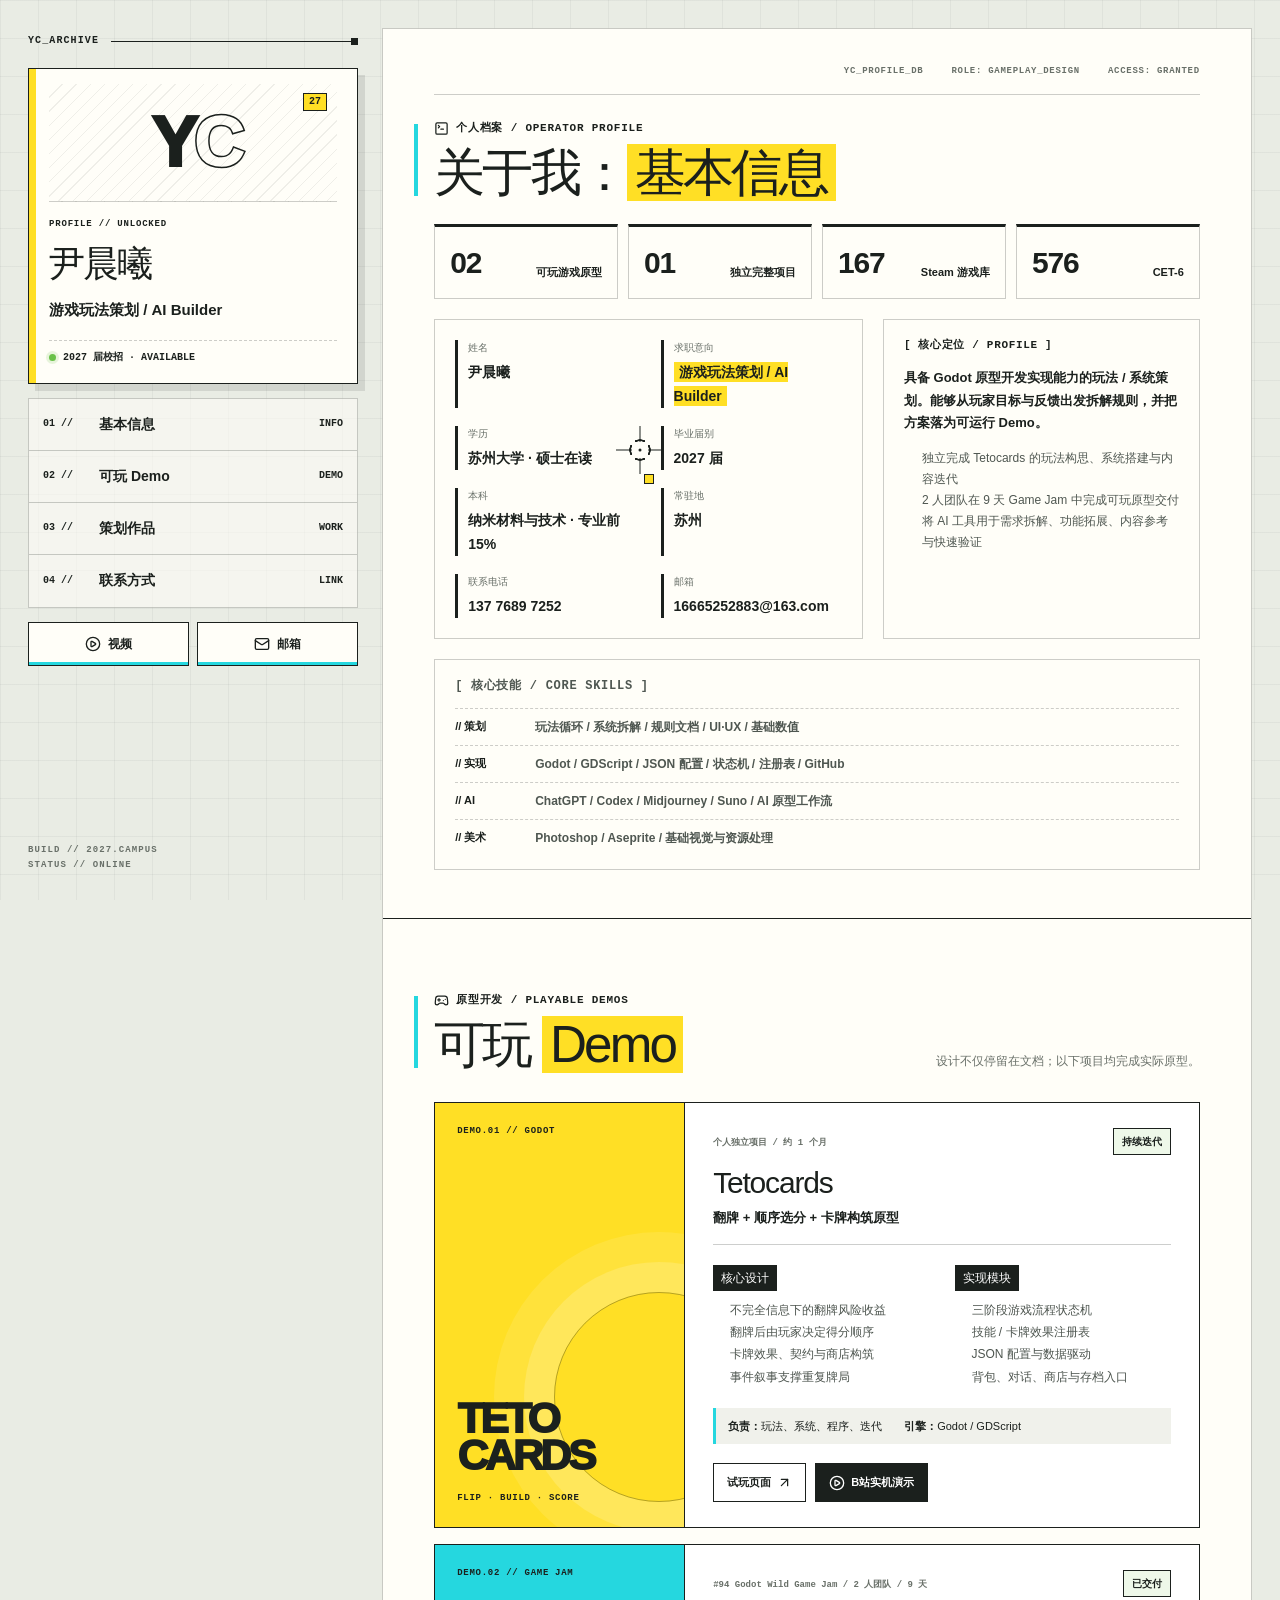
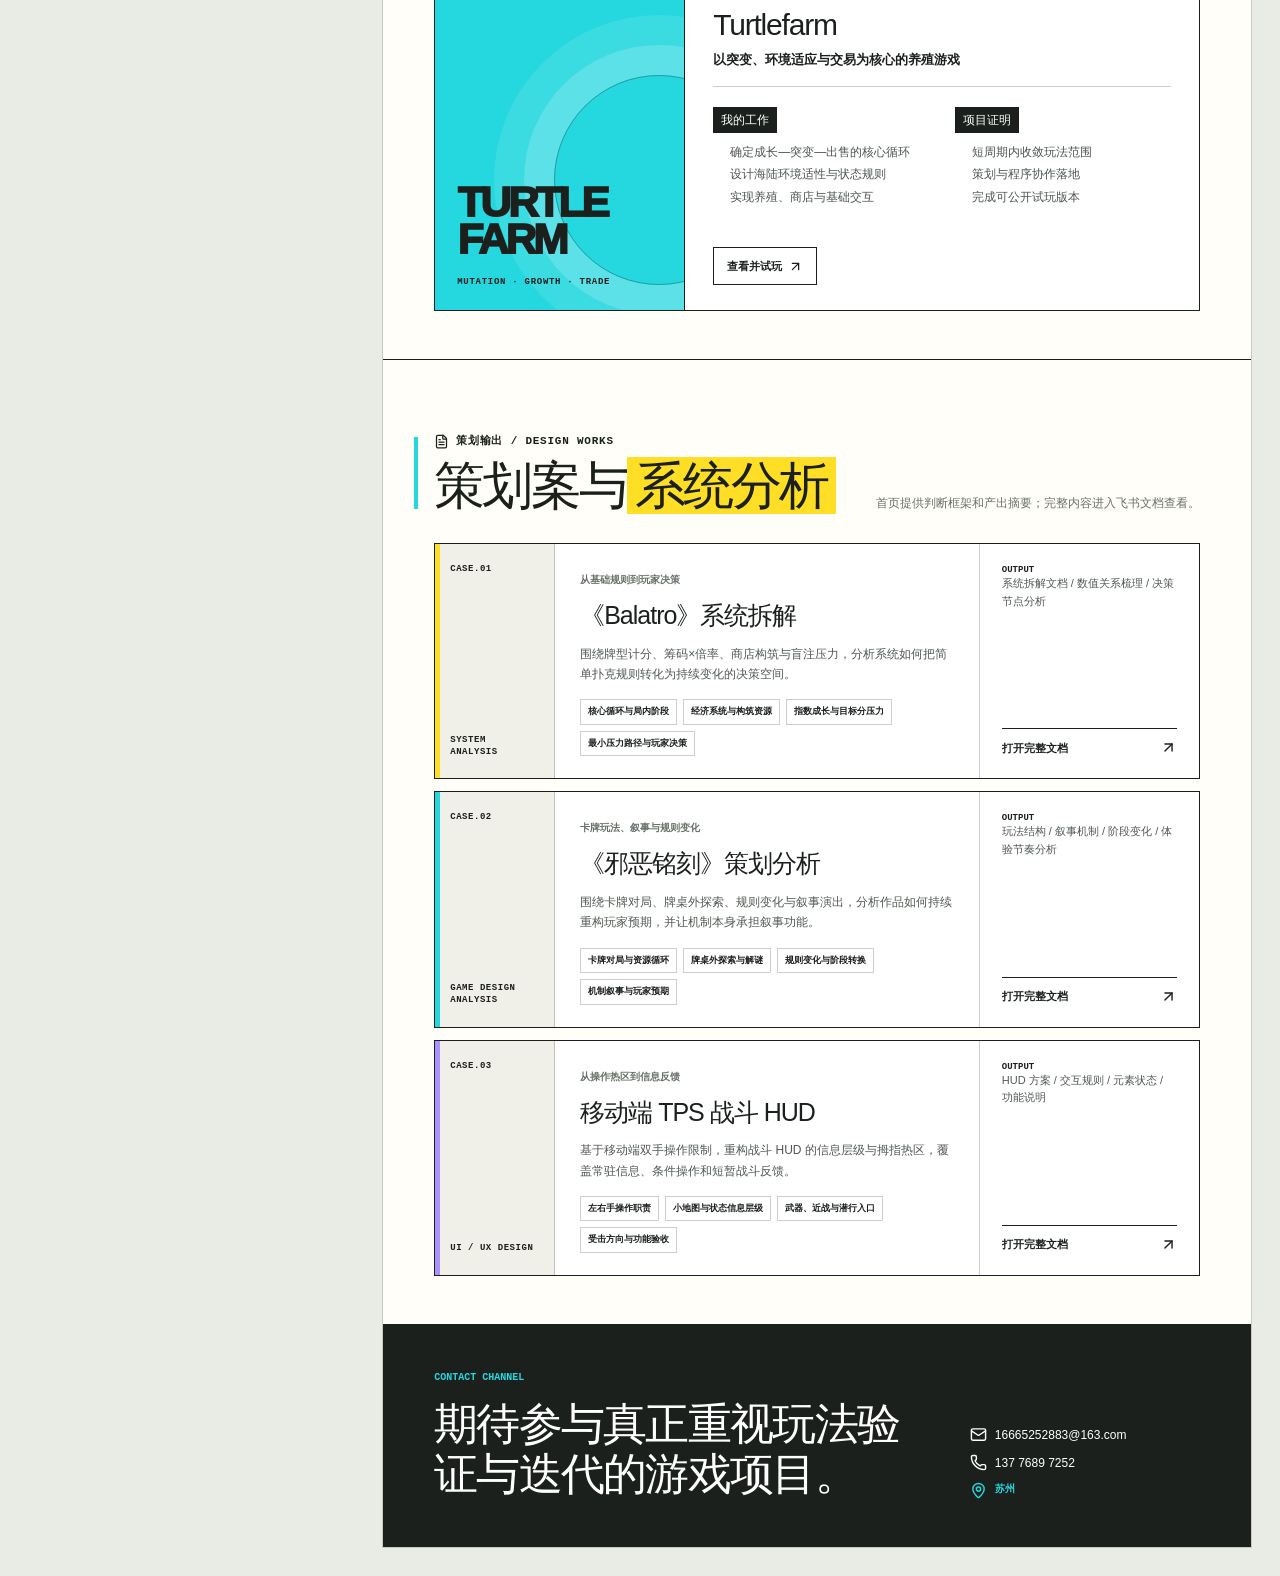
<file: index.html>
<!doctype html>
<html lang="zh-CN">
  <head>
    <meta charset="UTF-8" />
    <meta name="viewport" content="width=device-width, initial-scale=1.0" />
    <meta
      name="description"
      content="尹晨曦的游戏玩法与系统策划作品集：独立游戏原型、系统拆解、设计方案与 AI 辅助开发实践。"
    />
    <link rel="icon" href="./favicon.svg" />
    <title>尹晨曦｜游戏玩法策划作品集</title>
    <script type="module" crossorigin src="./assets/index-BEgR_UUn.js"></script>
    <link rel="stylesheet" crossorigin href="./assets/index-BnJnAg2P.css">
  </head>
  <body>
    <div id="root"></div>
  </body>
</html>
</file>
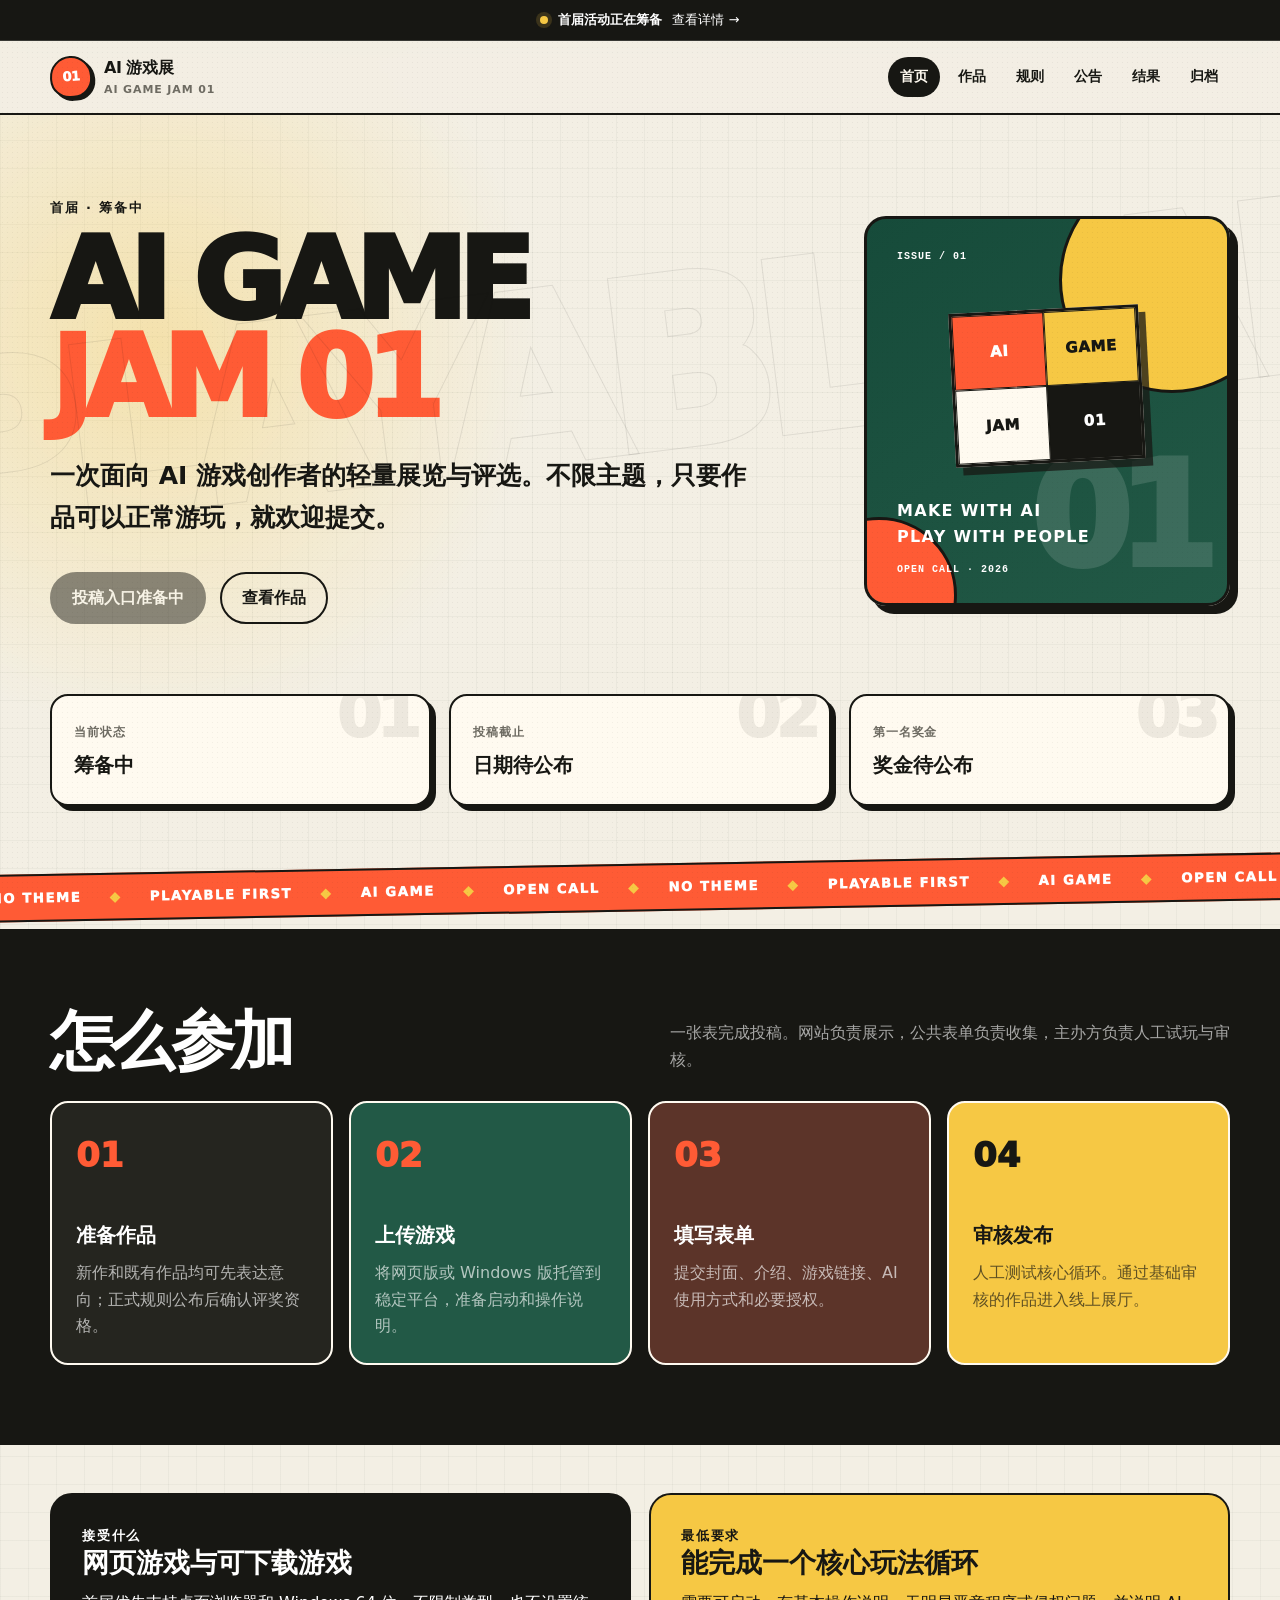
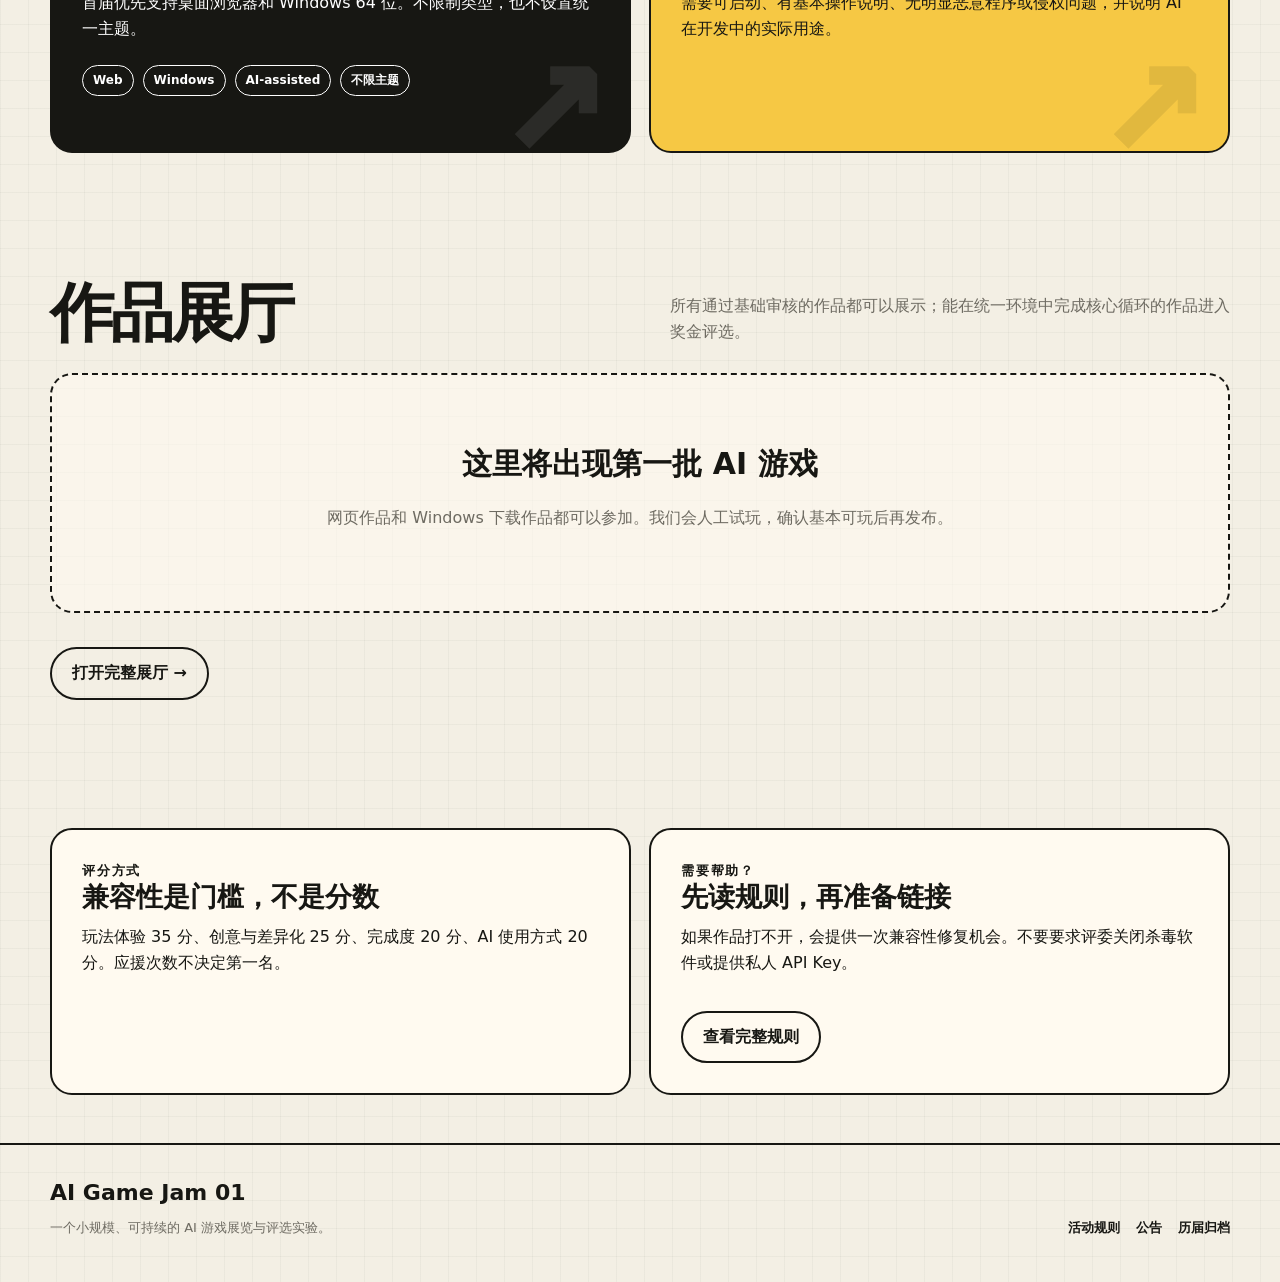
<file: gamejam/index.html>
<!doctype html>
<html lang="zh-CN">
<head>
  <meta charset="utf-8">
  <meta name="viewport" content="width=device-width, initial-scale=1">
  <meta name="description" content="AI Game Jam 01：面向 AI 游戏创作者的轻量展览与评选。">
  <title>AI Game Jam 01</title>
  <link rel="stylesheet" href="assets/styles.css">
  <script defer src="data/site-data.js"></script>
  <script defer src="assets/app.js"></script>
</head>
<body>
  <div data-site-header></div>
  <main>
    <section class="hero">
      <div class="hero-watermark" aria-hidden="true">PLAYABLE AI</div>
      <div class="shell hero-grid">
        <div data-reveal>
          <p class="eyebrow" data-event="eyebrow">首届 · 开放征集中</p>
          <h1>AI GAME<span>JAM 01</span></h1>
          <p class="lede" data-event="description">一次面向 AI 游戏创作者的轻量展览与评选。不限主题，只要作品可以正常游玩，就欢迎提交。</p>
          <div class="actions">
            <a class="button" data-submit href="#">提交作品 ↗</a>
            <a class="button secondary" href="games.html">查看作品</a>
          </div>
        </div>
        <aside class="hero-poster" aria-hidden="true" data-reveal>
          <div class="poster-index">ISSUE / 01</div>
          <div class="poster-symbol"><i>AI</i><b>GAME</b><span>JAM</span><em>01</em></div>
          <div class="poster-number">01</div>
          <div class="poster-caption">MAKE WITH AI<br>PLAY WITH PEOPLE</div>
          <div class="poster-code">OPEN CALL · 2026</div>
        </aside>
      </div>
    </section>

    <div class="shell status-grid" aria-label="活动信息" data-reveal>
      <div class="status-card"><em>01</em><span>当前状态</span><strong data-event="statusLabel">筹备中</strong></div>
      <div class="status-card"><em>02</em><span>投稿截止</span><strong data-event="submissionDeadline">日期待公布</strong></div>
      <div class="status-card"><em>03</em><span>第一名奖金</span><strong data-event="firstPrize">奖金待公布</strong></div>
    </div>

    <div class="marquee" aria-hidden="true"><div class="marquee-track"><span>NO THEME</span><i>◆</i><span>PLAYABLE FIRST</span><i>◆</i><span>AI GAME</span><i>◆</i><span>OPEN CALL</span><i>◆</i><span>NO THEME</span><i>◆</i><span>PLAYABLE FIRST</span><i>◆</i><span>AI GAME</span><i>◆</i><span>OPEN CALL</span></div></div>

    <section class="section process-section">
      <div class="shell">
        <div class="section-head" data-reveal><h2>怎么参加</h2><p>一张表完成投稿。网站负责展示，公共表单负责收集，主办方负责人工试玩与审核。</p></div>
        <div class="steps">
          <article class="step" data-reveal><h3>准备作品</h3><p>新作和既有作品均可先表达意向；正式规则公布后确认评奖资格。</p></article>
          <article class="step" data-reveal><h3>上传游戏</h3><p>将网页版或 Windows 版托管到稳定平台，准备启动和操作说明。</p></article>
          <article class="step" data-reveal><h3>填写表单</h3><p>提交封面、介绍、游戏链接、AI 使用方式和必要授权。</p></article>
          <article class="step" data-reveal><h3>审核发布</h3><p>人工测试核心循环。通过基础审核的作品进入线上展厅。</p></article>
        </div>
      </div>
    </section>

    <section class="section compact">
      <div class="shell split" data-reveal>
        <article class="panel dark signal-panel">
          <p class="eyebrow">接受什么</p>
          <h3>网页游戏与可下载游戏</h3>
          <p>首届优先支持桌面浏览器和 Windows 64 位。不限制类型，也不设置统一主题。</p>
          <div class="tag-list"><span class="tag">Web</span><span class="tag">Windows</span><span class="tag">AI-assisted</span><span class="tag">不限主题</span></div>
        </article>
        <article class="panel accent signal-panel">
          <p class="eyebrow">最低要求</p>
          <h3>能完成一个核心玩法循环</h3>
          <p>需要可启动、有基本操作说明、无明显恶意程序或侵权问题，并说明 AI 在开发中的实际用途。</p>
        </article>
      </div>
    </section>

    <section class="section">
      <div class="shell">
        <div class="section-head" data-reveal><h2>作品展厅</h2><p>所有通过基础审核的作品都可以展示；能在统一环境中完成核心循环的作品进入奖金评选。</p></div>
        <div data-featured></div>
        <div class="actions"><a class="button secondary" href="games.html">打开完整展厅 →</a></div>
      </div>
    </section>

    <section class="section compact">
      <div class="shell split">
        <article class="panel">
          <p class="eyebrow">评分方式</p>
          <h3>兼容性是门槛，不是分数</h3>
          <p>玩法体验 35 分、创意与差异化 25 分、完成度 20 分、AI 使用方式 20 分。应援次数不决定第一名。</p>
        </article>
        <article class="panel">
          <p class="eyebrow">需要帮助？</p>
          <h3>先读规则，再准备链接</h3>
          <p>如果作品打不开，会提供一次兼容性修复机会。不要要求评委关闭杀毒软件或提供私人 API Key。</p>
          <div class="actions"><a class="button secondary" href="rules.html">查看完整规则</a></div>
        </article>
      </div>
    </section>
  </main>
  <div data-site-footer></div>
</body>
</html>
</file>
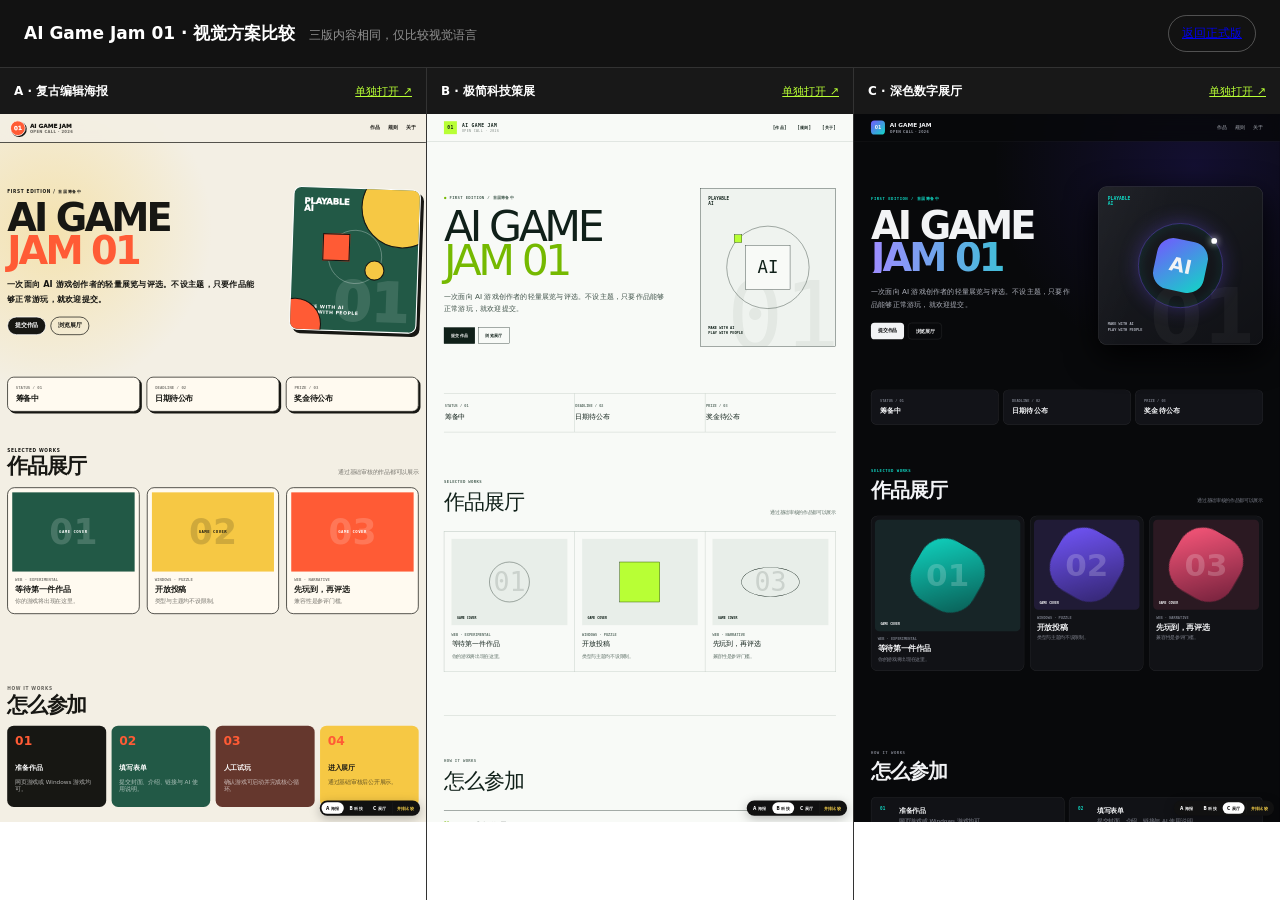
<file: gamejam/compare/index.html>
<!doctype html>
<html lang="zh-CN">
<head>
  <meta charset="utf-8">
  <meta name="viewport" content="width=device-width, initial-scale=1">
  <meta name="robots" content="noindex">
  <title>视觉方案比较｜AI Game Jam 01</title>
  <style>
    *{box-sizing:border-box}body{margin:0;background:#121212;color:#fff;font-family:Inter,"PingFang SC",system-ui,sans-serif}.top{height:68px;padding:0 24px;display:flex;align-items:center;justify-content:space-between;border-bottom:1px solid #ffffff22}.top div{display:flex;align-items:baseline;gap:14px}.top h1{font-size:17px;margin:0}.top span{font-size:12px;color:#929292}.top a{padding:9px 13px;border:1px solid #ffffff44;border-radius:999px;font-size:12px}.grid{display:grid;grid-template-columns:repeat(3,1fr);gap:1px;background:#ffffff24}.option{min-width:0;background:#181818}.option header{height:46px;padding:0 14px;display:flex;align-items:center;justify-content:space-between}.option strong{font-size:12px}.option a{font-size:11px;color:#b8ff35}.frame{height:calc(100vh - 114px);overflow:hidden;background:#fff}.frame iframe{width:277.78%;height:250%;border:0;transform:scale(.36);transform-origin:0 0}.note{display:none}@media(max-width:900px){.top span{display:none}.grid{display:block}.option{margin-bottom:1px}.frame{height:520px}.frame iframe{width:192.31%;height:192.31%;transform:scale(.52)}.note{display:block;padding:12px 18px;background:#b8ff35;color:#111;font-size:12px}}
  </style>
</head>
<body>
  <header class="top"><div><h1>AI Game Jam 01 · 视觉方案比较</h1><span>三版内容相同，仅比较视觉语言</span></div><a href="../">返回正式版</a></header>
  <p class="note">窄屏设备将纵向排列；建议在电脑上比较。</p>
  <main class="grid">
    <section class="option"><header><strong>A · 复古编辑海报</strong><a href="../preview/?theme=a" target="_blank">单独打开 ↗</a></header><div class="frame"><iframe src="../preview/?theme=a" title="A 复古编辑海报"></iframe></div></section>
    <section class="option"><header><strong>B · 极简科技策展</strong><a href="../preview/?theme=b" target="_blank">单独打开 ↗</a></header><div class="frame"><iframe src="../preview/?theme=b" title="B 极简科技策展"></iframe></div></section>
    <section class="option"><header><strong>C · 深色数字展厅</strong><a href="../preview/?theme=c" target="_blank">单独打开 ↗</a></header><div class="frame"><iframe src="../preview/?theme=c" title="C 深色数字展厅"></iframe></div></section>
  </main>
</body>
</html>
</file>
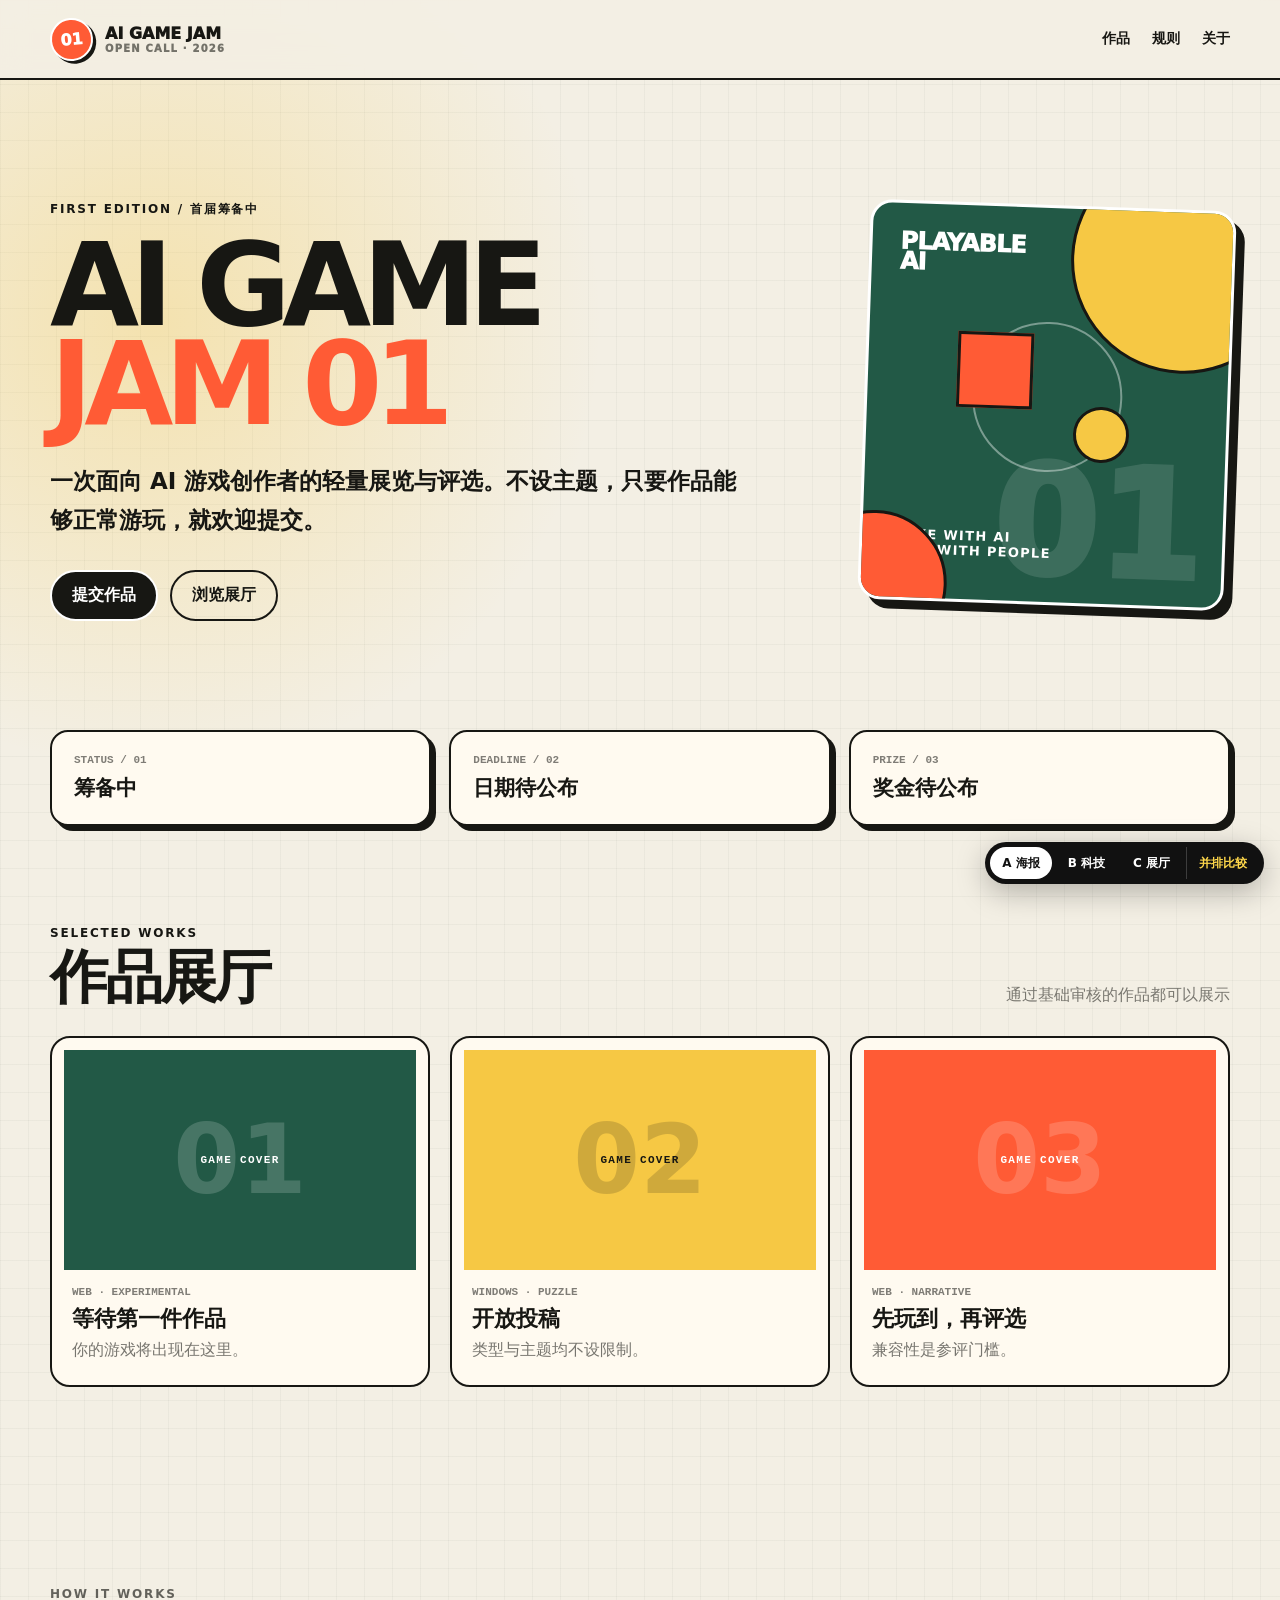
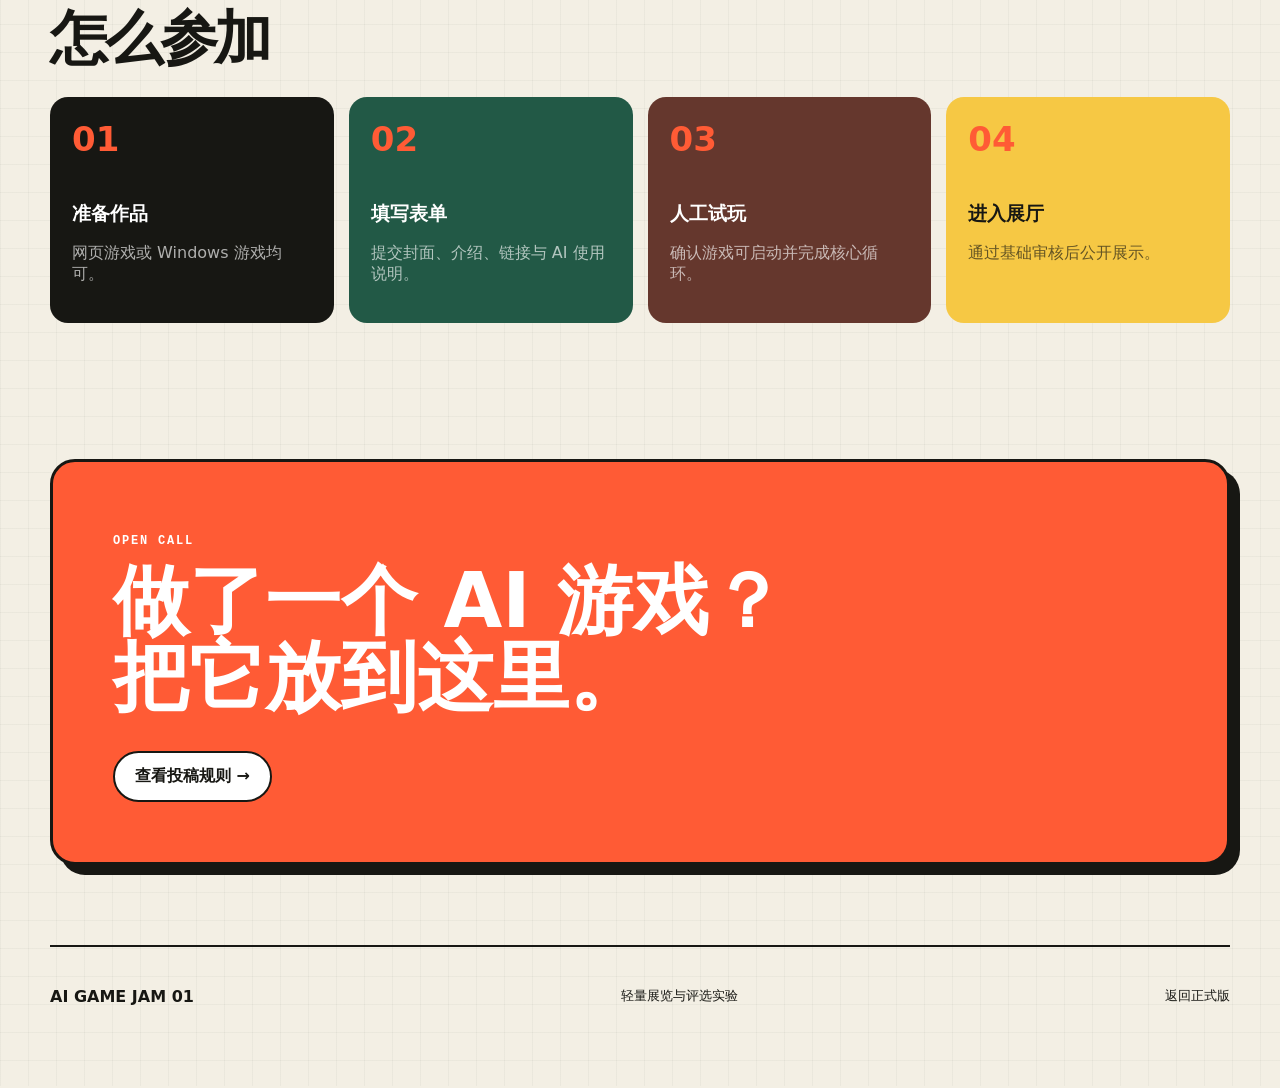
<file: gamejam/preview/index.html>
<!doctype html>
<html lang="zh-CN">
<head>
  <meta charset="utf-8">
  <meta name="viewport" content="width=device-width, initial-scale=1">
  <meta name="robots" content="noindex">
  <title>视觉方案预览｜AI Game Jam 01</title>
  <script>document.documentElement.dataset.theme=new URLSearchParams(location.search).get('theme')||'a';</script>
  <link rel="stylesheet" href="preview.css?v=2">
</head>
<body>
  <div class="preview-switcher" aria-label="视觉方案切换">
    <a href="?theme=a" data-theme-link="a">A 海报</a>
    <a href="?theme=b" data-theme-link="b">B 科技</a>
    <a href="?theme=c" data-theme-link="c">C 展厅</a>
    <a class="compare-link" href="../compare/" target="_top">并排比较</a>
  </div>

  <header class="site-header">
    <a class="brand" href="../"><span class="brand-mark">01</span><span>AI GAME JAM<small>OPEN CALL · 2026</small></span></a>
    <nav><a href="#works">作品</a><a href="#rules">规则</a><a href="#about">关于</a></nav>
  </header>

  <main>
    <section class="hero">
      <div class="hero-copy">
        <p class="kicker">FIRST EDITION / 首届筹备中</p>
        <h1><span>AI GAME</span><strong>JAM 01</strong></h1>
        <p class="intro">一次面向 AI 游戏创作者的轻量展览与评选。不设主题，只要作品能够正常游玩，就欢迎提交。</p>
        <div class="actions"><a class="primary" href="#submit">提交作品</a><a class="secondary" href="#works">浏览展厅</a></div>
      </div>
      <div class="hero-art" aria-hidden="true">
        <div class="art-label">PLAYABLE<br>AI</div>
        <div class="art-number">01</div>
        <div class="art-orbit"></div>
        <p>MAKE WITH AI<br>PLAY WITH PEOPLE</p>
      </div>
    </section>

    <section class="status" aria-label="活动信息">
      <article><small>STATUS / 01</small><strong>筹备中</strong></article>
      <article><small>DEADLINE / 02</small><strong>日期待公布</strong></article>
      <article><small>PRIZE / 03</small><strong>奖金待公布</strong></article>
    </section>

    <section class="works" id="works">
      <header class="section-head"><div><p>SELECTED WORKS</p><h2>作品展厅</h2></div><span>通过基础审核的作品都可以展示</span></header>
      <div class="work-grid">
        <article class="work-card"><div class="cover cover-one"><b>01</b><span>GAME COVER</span></div><small>WEB · EXPERIMENTAL</small><h3>等待第一件作品</h3><p>你的游戏将出现在这里。</p></article>
        <article class="work-card"><div class="cover cover-two"><b>02</b><span>GAME COVER</span></div><small>WINDOWS · PUZZLE</small><h3>开放投稿</h3><p>类型与主题均不设限制。</p></article>
        <article class="work-card"><div class="cover cover-three"><b>03</b><span>GAME COVER</span></div><small>WEB · NARRATIVE</small><h3>先玩到，再评选</h3><p>兼容性是参评门槛。</p></article>
      </div>
    </section>

    <section class="rules" id="rules">
      <header class="section-head"><div><p>HOW IT WORKS</p><h2>怎么参加</h2></div></header>
      <ol>
        <li><b>01</b><div><h3>准备作品</h3><p>网页游戏或 Windows 游戏均可。</p></div></li>
        <li><b>02</b><div><h3>填写表单</h3><p>提交封面、介绍、链接与 AI 使用说明。</p></div></li>
        <li><b>03</b><div><h3>人工试玩</h3><p>确认游戏可启动并完成核心循环。</p></div></li>
        <li><b>04</b><div><h3>进入展厅</h3><p>通过基础审核后公开展示。</p></div></li>
      </ol>
    </section>

    <section class="cta" id="submit"><p>OPEN CALL</p><h2>做了一个 AI 游戏？<br>把它放到这里。</h2><a href="../rules.html">查看投稿规则 →</a></section>
  </main>

  <footer id="about"><strong>AI GAME JAM 01</strong><span>轻量展览与评选实验</span><a href="../">返回正式版</a></footer>
  <script>
    const theme = document.documentElement.dataset.theme;
    document.querySelector(`[data-theme-link="${theme}"]`)?.setAttribute('aria-current','page');
  </script>
</body>
</html>
</file>
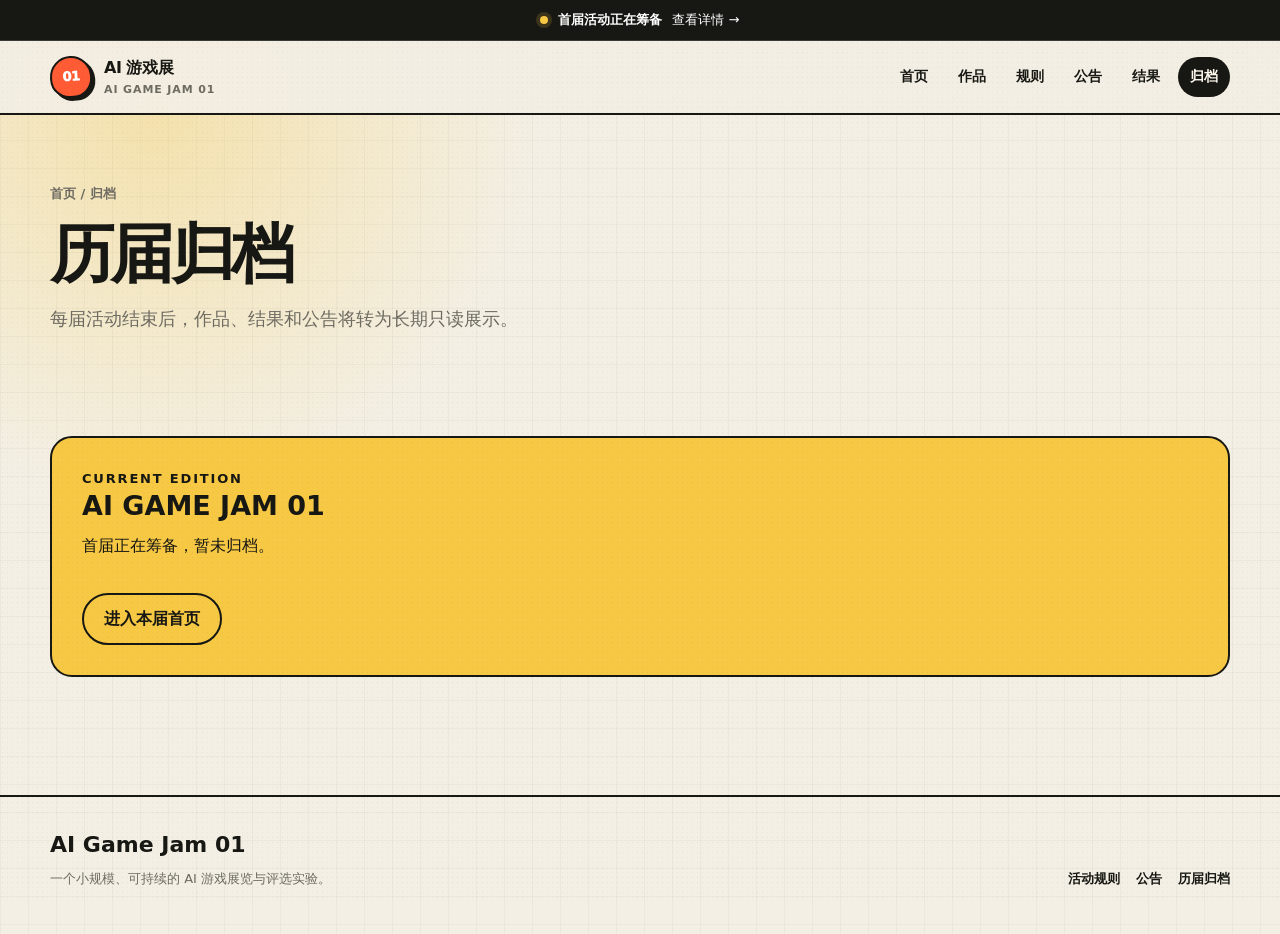
<file: gamejam/archive.html>
<!doctype html>
<html lang="zh-CN">
<head>
  <meta charset="utf-8"><meta name="viewport" content="width=device-width, initial-scale=1">
  <meta name="description" content="AI Game Jam 历届归档。"><title>历届归档｜AI Game Jam 01</title>
  <link rel="stylesheet" href="assets/styles.css"><script defer src="data/site-data.js"></script><script defer src="assets/app.js"></script>
</head>
<body>
  <div data-site-header></div>
  <main>
    <section class="page-hero"><div class="shell"><div class="breadcrumb"><a href="index.html">首页</a> / 归档</div><h1 class="page-title">历届归档</h1><p>每届活动结束后，作品、结果和公告将转为长期只读展示。</p></div></section>
    <section class="section compact"><div class="shell"><article class="panel accent"><p class="eyebrow">CURRENT EDITION</p><h3>AI GAME JAM 01</h3><p>首届正在筹备，暂未归档。</p><div class="actions"><a class="button secondary" href="index.html">进入本届首页</a></div></article></div></section>
  </main>
  <div data-site-footer></div>
</body>
</html>
</file>
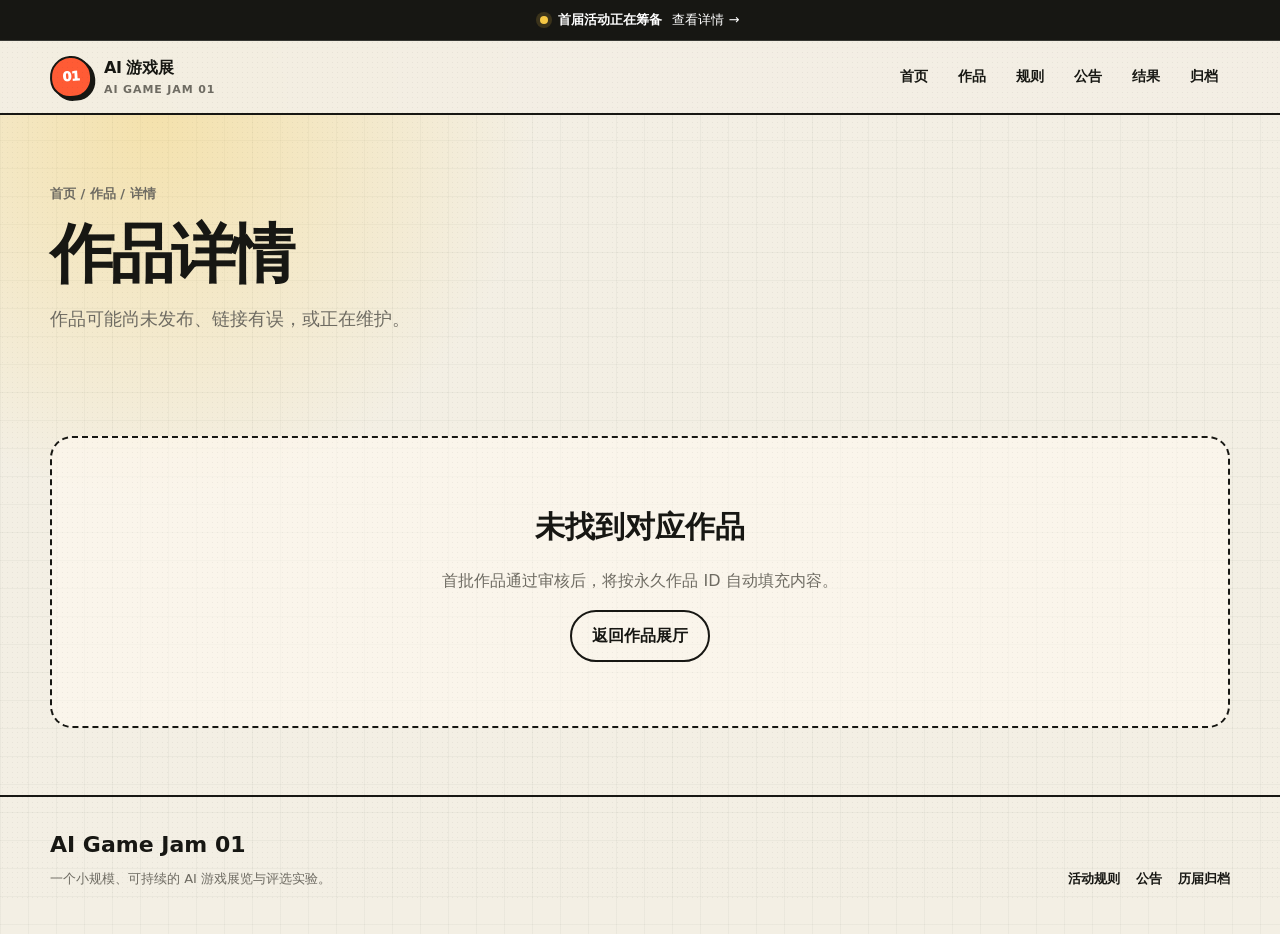
<file: gamejam/game.html>
<!doctype html>
<html lang="zh-CN">
<head>
  <meta charset="utf-8"><meta name="viewport" content="width=device-width, initial-scale=1">
  <meta name="description" content="AI Game Jam 作品详情。"><title>作品详情｜AI Game Jam 01</title>
  <link rel="stylesheet" href="assets/styles.css"><script defer src="data/site-data.js"></script><script defer src="assets/app.js"></script>
</head>
<body>
  <div data-site-header></div>
  <main>
    <div data-game-detail></div>
  </main>
  <div data-site-footer></div>
</body>
</html>
</file>
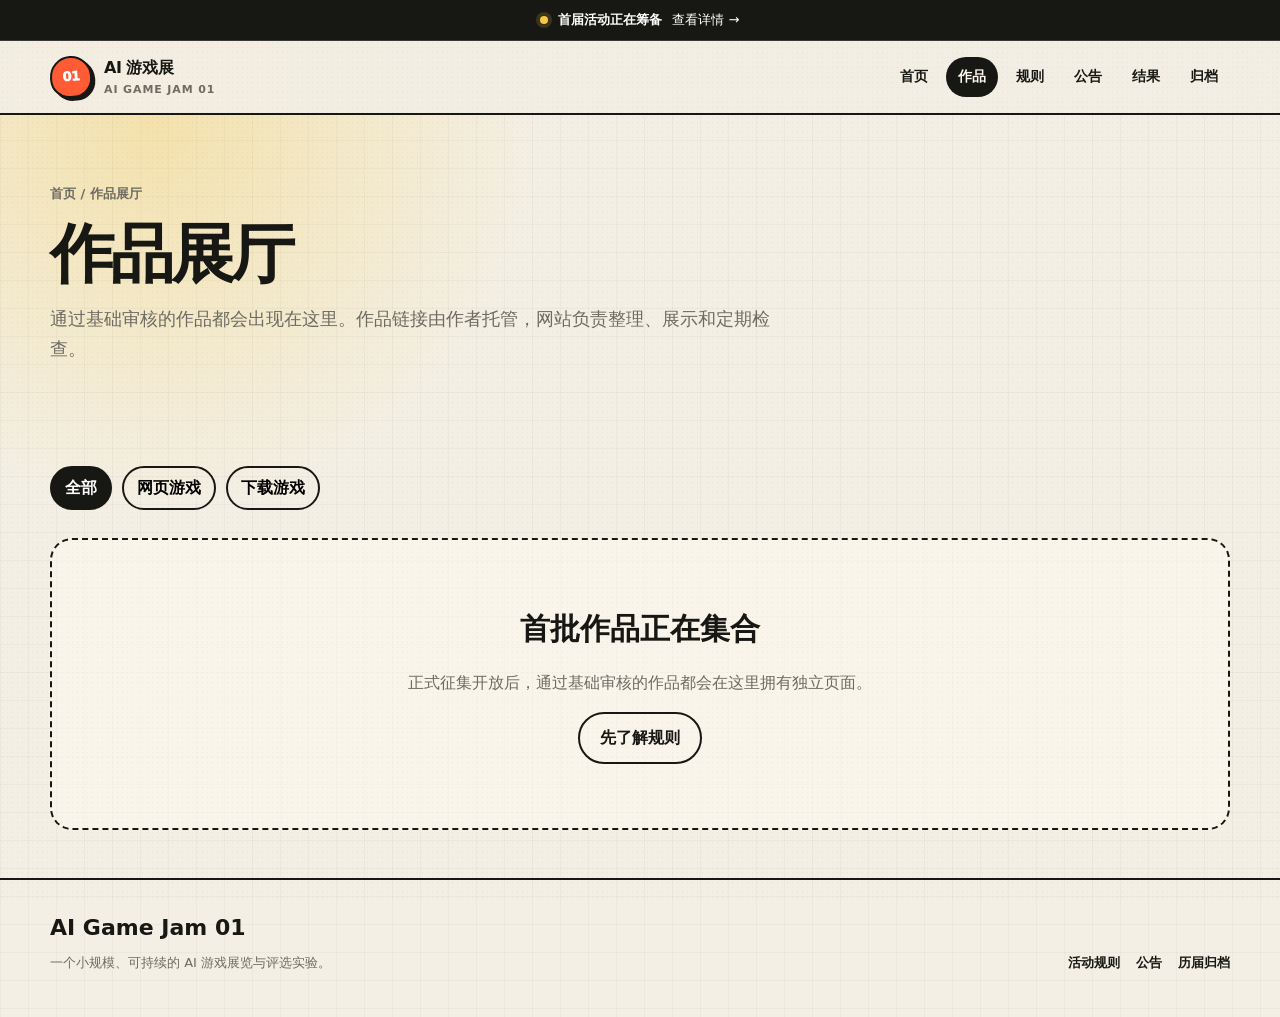
<file: gamejam/games.html>
<!doctype html>
<html lang="zh-CN">
<head>
  <meta charset="utf-8"><meta name="viewport" content="width=device-width, initial-scale=1">
  <meta name="description" content="AI Game Jam 01 首届作品展厅。"><title>作品展厅｜AI Game Jam 01</title>
  <link rel="stylesheet" href="assets/styles.css"><script defer src="data/site-data.js"></script><script defer src="assets/app.js"></script>
</head>
<body>
  <div data-site-header></div>
  <main>
    <section class="page-hero"><div class="shell"><div class="breadcrumb"><a href="index.html">首页</a> / 作品展厅</div><h1 class="page-title">作品展厅</h1><p>通过基础审核的作品都会出现在这里。作品链接由作者托管，网站负责整理、展示和定期检查。</p></div></section>
    <section class="section compact"><div class="shell">
      <div class="filters" aria-label="作品筛选"><button class="filter active" data-filter="all">全部</button><button class="filter" data-filter="Web">网页游戏</button><button class="filter" data-filter="Windows">下载游戏</button></div>
      <div data-game-list></div>
    </div></section>
  </main>
  <div data-site-footer></div>
</body>
</html>
</file>
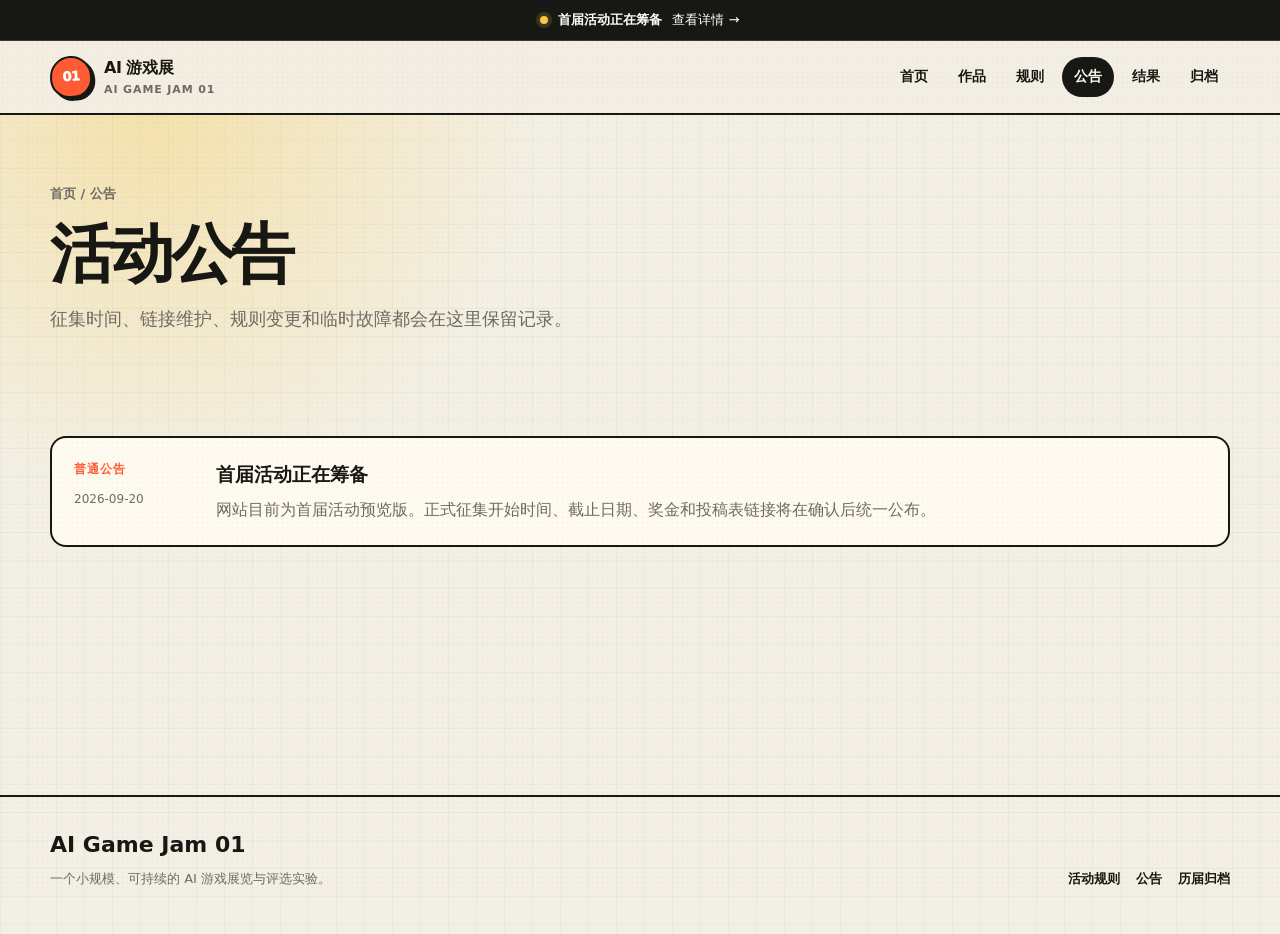
<file: gamejam/notices.html>
<!doctype html>
<html lang="zh-CN">
<head>
  <meta charset="utf-8"><meta name="viewport" content="width=device-width, initial-scale=1">
  <meta name="description" content="AI Game Jam 活动公告。"><title>活动公告｜AI Game Jam 01</title>
  <link rel="stylesheet" href="assets/styles.css"><script defer src="data/site-data.js"></script><script defer src="assets/app.js"></script>
</head>
<body>
  <div data-site-header></div>
  <main>
    <section class="page-hero"><div class="shell"><div class="breadcrumb"><a href="index.html">首页</a> / 公告</div><h1 class="page-title">活动公告</h1><p>征集时间、链接维护、规则变更和临时故障都会在这里保留记录。</p></div></section>
    <section class="section compact"><div class="shell notice-list" data-notice-list></div></section>
  </main>
  <div data-site-footer></div>
</body>
</html>
</file>
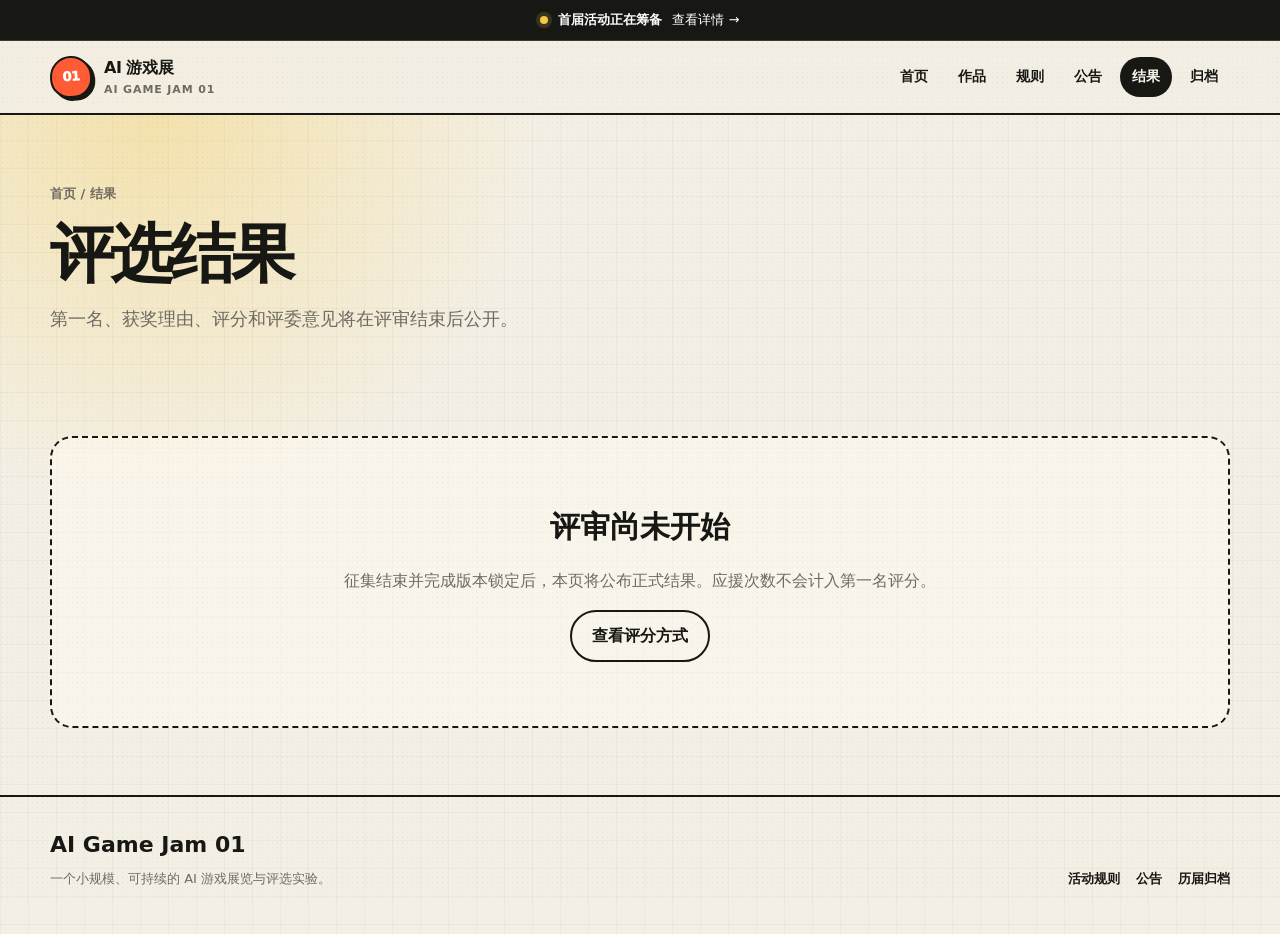
<file: gamejam/results.html>
<!doctype html>
<html lang="zh-CN">
<head>
  <meta charset="utf-8"><meta name="viewport" content="width=device-width, initial-scale=1">
  <meta name="description" content="AI Game Jam 评选结果。"><title>评选结果｜AI Game Jam 01</title>
  <link rel="stylesheet" href="assets/styles.css"><script defer src="data/site-data.js"></script><script defer src="assets/app.js"></script>
</head>
<body>
  <div data-site-header></div>
  <main>
    <section class="page-hero"><div class="shell"><div class="breadcrumb"><a href="index.html">首页</a> / 结果</div><h1 class="page-title">评选结果</h1><p>第一名、获奖理由、评分和评委意见将在评审结束后公开。</p></div></section>
    <section class="section compact"><div class="shell"><div class="empty"><strong>评审尚未开始</strong><p>征集结束并完成版本锁定后，本页将公布正式结果。应援次数不会计入第一名评分。</p><a class="button secondary" href="rules.html#judging">查看评分方式</a></div></div></section>
  </main>
  <div data-site-footer></div>
</body>
</html>
</file>
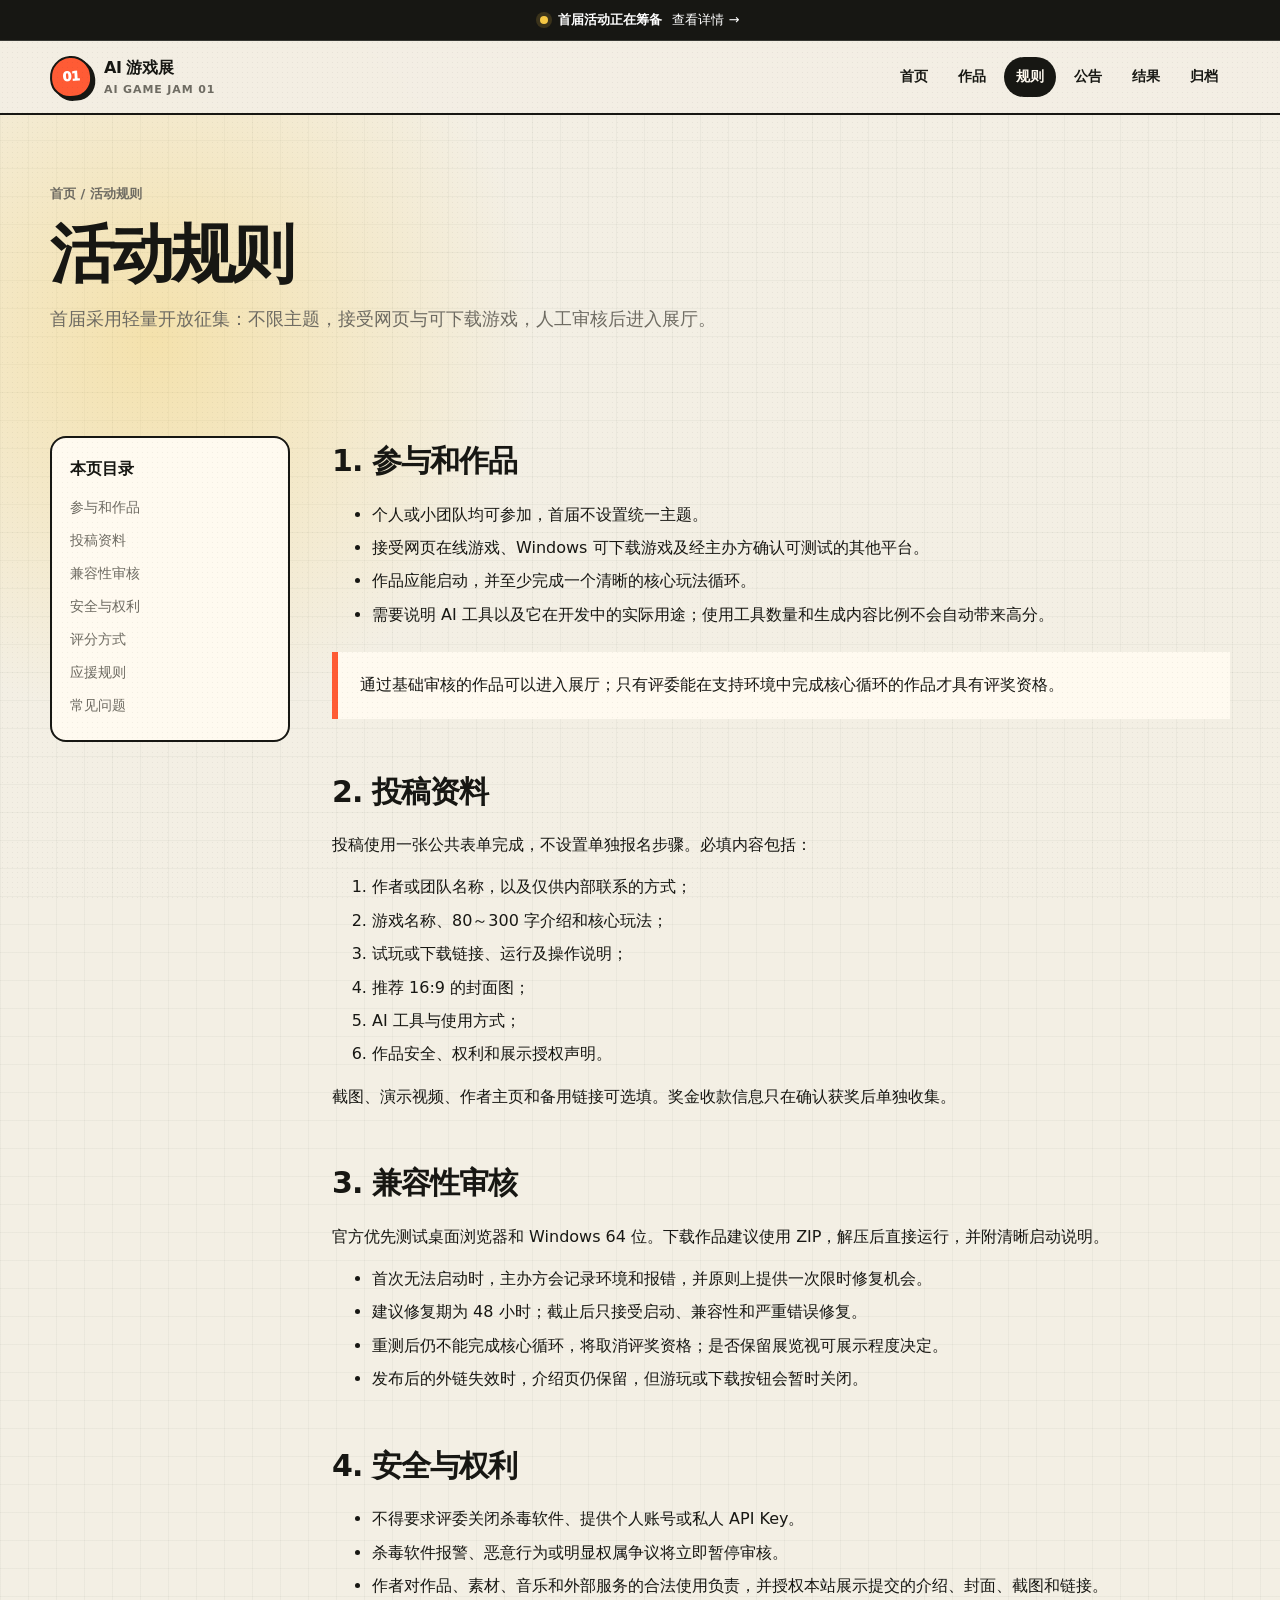
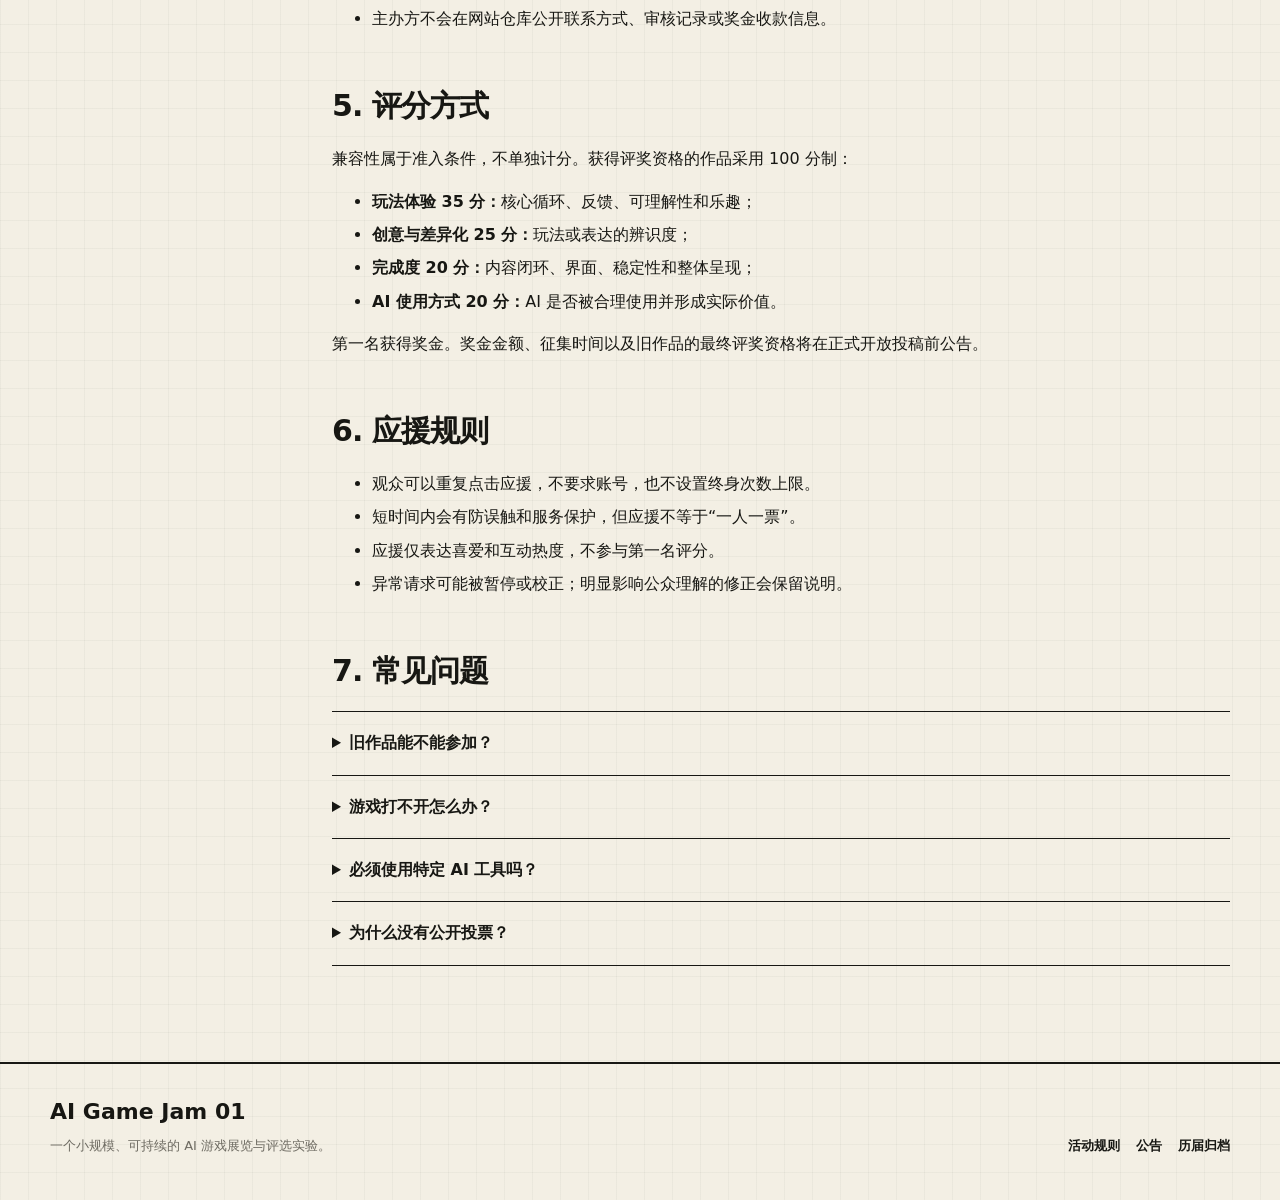
<file: gamejam/rules.html>
<!doctype html>
<html lang="zh-CN">
<head>
  <meta charset="utf-8"><meta name="viewport" content="width=device-width, initial-scale=1">
  <meta name="description" content="AI Game Jam 01 首届投稿、兼容性和评审规则。"><title>活动规则｜AI Game Jam 01</title>
  <link rel="stylesheet" href="assets/styles.css"><script defer src="data/site-data.js"></script><script defer src="assets/app.js"></script>
</head>
<body>
  <div data-site-header></div>
  <main>
    <section class="page-hero"><div class="shell"><div class="breadcrumb"><a href="index.html">首页</a> / 活动规则</div><h1 class="page-title">活动规则</h1><p>首届采用轻量开放征集：不限主题，接受网页与可下载游戏，人工审核后进入展厅。</p></div></section>
    <section class="section compact"><div class="shell content-grid">
      <aside class="toc"><strong>本页目录</strong><a href="#eligibility">参与和作品</a><a href="#submission">投稿资料</a><a href="#compatibility">兼容性审核</a><a href="#security">安全与权利</a><a href="#judging">评分方式</a><a href="#reaction">应援规则</a><a href="#faq">常见问题</a></aside>
      <div class="prose">
        <section id="eligibility"><h2>1. 参与和作品</h2><ul><li>个人或小团队均可参加，首届不设置统一主题。</li><li>接受网页在线游戏、Windows 可下载游戏及经主办方确认可测试的其他平台。</li><li>作品应能启动，并至少完成一个清晰的核心玩法循环。</li><li>需要说明 AI 工具以及它在开发中的实际用途；使用工具数量和生成内容比例不会自动带来高分。</li></ul><div class="callout">通过基础审核的作品可以进入展厅；只有评委能在支持环境中完成核心循环的作品才具有评奖资格。</div></section>
        <section id="submission"><h2>2. 投稿资料</h2><p>投稿使用一张公共表单完成，不设置单独报名步骤。必填内容包括：</p><ol><li>作者或团队名称，以及仅供内部联系的方式；</li><li>游戏名称、80～300 字介绍和核心玩法；</li><li>试玩或下载链接、运行及操作说明；</li><li>推荐 16:9 的封面图；</li><li>AI 工具与使用方式；</li><li>作品安全、权利和展示授权声明。</li></ol><p>截图、演示视频、作者主页和备用链接可选填。奖金收款信息只在确认获奖后单独收集。</p></section>
        <section id="compatibility"><h2>3. 兼容性审核</h2><p>官方优先测试桌面浏览器和 Windows 64 位。下载作品建议使用 ZIP，解压后直接运行，并附清晰启动说明。</p><ul><li>首次无法启动时，主办方会记录环境和报错，并原则上提供一次限时修复机会。</li><li>建议修复期为 48 小时；截止后只接受启动、兼容性和严重错误修复。</li><li>重测后仍不能完成核心循环，将取消评奖资格；是否保留展览视可展示程度决定。</li><li>发布后的外链失效时，介绍页仍保留，但游玩或下载按钮会暂时关闭。</li></ul></section>
        <section id="security"><h2>4. 安全与权利</h2><ul><li>不得要求评委关闭杀毒软件、提供个人账号或私人 API Key。</li><li>杀毒软件报警、恶意行为或明显权属争议将立即暂停审核。</li><li>作者对作品、素材、音乐和外部服务的合法使用负责，并授权本站展示提交的介绍、封面、截图和链接。</li><li>主办方不会在网站仓库公开联系方式、审核记录或奖金收款信息。</li></ul></section>
        <section id="judging"><h2>5. 评分方式</h2><p>兼容性属于准入条件，不单独计分。获得评奖资格的作品采用 100 分制：</p><ul><li><strong>玩法体验 35 分：</strong>核心循环、反馈、可理解性和乐趣；</li><li><strong>创意与差异化 25 分：</strong>玩法或表达的辨识度；</li><li><strong>完成度 20 分：</strong>内容闭环、界面、稳定性和整体呈现；</li><li><strong>AI 使用方式 20 分：</strong>AI 是否被合理使用并形成实际价值。</li></ul><p>第一名获得奖金。奖金金额、征集时间以及旧作品的最终评奖资格将在正式开放投稿前公告。</p></section>
        <section id="reaction"><h2>6. 应援规则</h2><ul><li>观众可以重复点击应援，不要求账号，也不设置终身次数上限。</li><li>短时间内会有防误触和服务保护，但应援不等于“一人一票”。</li><li>应援仅表达喜爱和互动热度，不参与第一名评分。</li><li>异常请求可能被暂停或校正；明显影响公众理解的修正会保留说明。</li></ul></section>
        <section id="faq" class="faq"><h2>7. 常见问题</h2><details><summary>旧作品能不能参加？</summary><p>可以先提交意向。旧作品能否参与奖金评选将在正式规则中确认；即使不具备评奖资格，也可以申请展览。</p></details><details><summary>游戏打不开怎么办？</summary><p>主办方会提供测试环境和报错信息，并原则上给予一次兼容性修复机会。</p></details><details><summary>必须使用特定 AI 工具吗？</summary><p>不限制工具，但需要如实说明 AI 用在了哪里，以及它如何影响作品。</p></details><details><summary>为什么没有公开投票？</summary><p>首届第一名由统一标准评审。应援可以重复点击，因此只用于互动展示，不适合决定奖金。</p></details></section>
      </div>
    </div></section>
  </main>
  <div data-site-footer></div>
</body>
</html>
</file>
<file: gamejam/assets/styles.css>
:root {
  --ink: #171713;
  --paper: #f3efe4;
  --paper-2: #fffaf0;
  --accent: #ff5b35;
  --accent-2: #f6c844;
  --green: #225946;
  --muted: #6e6b62;
  --line: rgba(23, 23, 19, 0.18);
  --shadow: 8px 8px 0 var(--ink);
  --radius: 22px;
  --max: 1180px;
}

* { box-sizing: border-box; }

html { scroll-behavior: smooth; }

body {
  margin: 0;
  color: var(--ink);
  background:
    radial-gradient(circle at 12% 12%, rgba(246, 200, 68, .35), transparent 24rem),
    linear-gradient(90deg, rgba(23, 23, 19, .035) 1px, transparent 1px),
    linear-gradient(rgba(23, 23, 19, .035) 1px, transparent 1px),
    var(--paper);
  background-size: auto, 28px 28px, 28px 28px, auto;
  font-family: Inter, "PingFang SC", "Microsoft YaHei", system-ui, sans-serif;
  line-height: 1.65;
  overflow-x: hidden;
}

body::after {
  content: "";
  position: fixed;
  inset: 0;
  pointer-events: none;
  z-index: 100;
  opacity: .055;
  background-image: radial-gradient(var(--ink) .55px, transparent .7px);
  background-size: 5px 5px;
  mix-blend-mode: multiply;
}

a { color: inherit; text-decoration: none; }
button, input { font: inherit; }

.shell { width: min(calc(100% - 32px), var(--max)); margin: 0 auto; }

.site-header {
  position: sticky;
  top: 0;
  z-index: 20;
  border-bottom: 2px solid var(--ink);
  background: rgba(243, 239, 228, .94);
  backdrop-filter: blur(14px);
}

.nav {
  min-height: 72px;
  display: flex;
  align-items: center;
  justify-content: space-between;
  gap: 24px;
}

.brand { display: flex; align-items: center; gap: 12px; font-weight: 900; letter-spacing: -.03em; }
.brand-mark {
  width: 42px;
  height: 42px;
  display: grid;
  place-items: center;
  background: var(--accent);
  border: 2px solid var(--ink);
  border-radius: 50% 50% 46% 46%;
  box-shadow: 3px 3px 0 var(--ink);
  transform: rotate(-4deg);
}
.brand-mark::before { content: "01"; color: #fff; font-weight: 950; font-size: 13px; letter-spacing: -.04em; }
.brand small { display: block; color: var(--muted); font-weight: 700; font-size: 11px; letter-spacing: .08em; }

.nav-links { display: flex; align-items: center; gap: 6px; }
.nav-links a { padding: 8px 12px; border-radius: 999px; font-weight: 750; font-size: 14px; }
.nav-links a:hover, .nav-links a[aria-current="page"] { color: var(--paper-2); background: var(--ink); }
.nav-toggle { display: none; border: 2px solid var(--ink); background: var(--paper-2); padding: 7px 10px; border-radius: 10px; }

.notice-bar { background: var(--ink); color: #fff; border-bottom: 1px solid rgba(255,255,255,.14); }
.notice-bar a { min-height: 40px; display: flex; align-items: center; justify-content: center; gap: 10px; font-size: 13px; }
.notice-dot { width: 8px; height: 8px; border-radius: 50%; background: var(--accent-2); box-shadow: 0 0 0 4px rgba(246,200,68,.16); }

main { min-height: calc(100vh - 220px); }
.section { padding: 80px 0; }
.section.compact { padding: 48px 0; }

.hero { position: relative; padding: 82px 0 100px; overflow: hidden; }
.hero-watermark { position: absolute; left: 47%; top: 43%; white-space: nowrap; color: transparent; -webkit-text-stroke: 1px rgba(23,23,19,.09); font-size: clamp(100px, 18vw, 260px); line-height: 1; font-weight: 950; letter-spacing: -.09em; transform: translate(-50%,-50%) rotate(-7deg); pointer-events: none; }
.hero-grid { display: grid; grid-template-columns: minmax(0, 1.35fr) minmax(280px, .65fr); gap: 54px; align-items: center; }
.eyebrow { margin: 0 0 14px; text-transform: uppercase; font-size: 13px; font-weight: 900; letter-spacing: .14em; }
.hero h1 { margin: 0; font-size: clamp(54px, 9vw, 112px); line-height: .87; letter-spacing: -.075em; font-weight: 950; }
.hero h1 span { color: var(--accent); display: block; }
.lede { max-width: 720px; margin: 28px 0 0; font-size: clamp(18px, 2.2vw, 25px); font-weight: 650; }
.hero-meta { display: flex; flex-wrap: wrap; gap: 8px; margin-top: 22px; }
.hero-meta span { padding: 5px 9px; border: 1.5px solid var(--ink); background: rgba(255,250,240,.55); font-family: ui-monospace, SFMono-Regular, Menlo, monospace; font-size: 11px; font-weight: 850; letter-spacing: .06em; }

.actions { display: flex; flex-wrap: wrap; gap: 14px; margin-top: 34px; }
.button {
  display: inline-flex;
  min-height: 48px;
  align-items: center;
  justify-content: center;
  gap: 8px;
  padding: 11px 20px;
  border: 2px solid var(--ink);
  border-radius: 999px;
  background: var(--ink);
  color: #fff;
  font-weight: 850;
  cursor: pointer;
  transition: transform .16s ease, box-shadow .16s ease;
}
.button:hover { transform: translate(-2px, -2px); box-shadow: 4px 4px 0 var(--accent); }
.button.secondary { background: transparent; color: var(--ink); }
.button.disabled { opacity: .48; pointer-events: none; }

.hero-poster {
  position: relative;
  min-height: 390px;
  padding: 30px;
  border: 3px solid var(--ink);
  border-radius: var(--radius);
  background: linear-gradient(145deg, #164b3a, var(--green));
  color: #fff;
  box-shadow: var(--shadow);
  transform: perspective(800px) rotateY(-4deg) rotateZ(2deg);
  overflow: hidden;
}
.hero-poster { isolation: isolate; }
.hero-poster::before, .hero-poster::after { content: ""; position: absolute; border: 3px solid var(--ink); border-radius: 50%; }
.hero-poster::before { width: 220px; height: 220px; right: -58px; top: -52px; background: var(--accent-2); }
.hero-poster::after { width: 150px; height: 150px; left: -66px; bottom: -70px; background: var(--accent); }
.poster-index, .poster-code { position: relative; z-index: 4; font-family: ui-monospace, SFMono-Regular, Menlo, monospace; font-size: 10px; font-weight: 850; letter-spacing: .1em; }
.poster-code { position: absolute; left: 30px; bottom: 24px; }
.poster-number { position: absolute; z-index: 2; right: 25px; bottom: 28px; color: rgba(255,255,255,.13); font-size: 145px; line-height: .8; font-weight: 950; letter-spacing: -.1em; }
.poster-caption { position: absolute; z-index: 4; left: 30px; bottom: 52px; font-weight: 900; letter-spacing: .08em; }
.poster-symbol { position: relative; z-index: 3; width: 190px; height: 154px; margin: 44px auto 0; display: grid; grid-template-columns: 1fr 1fr; grid-template-rows: 1fr 1fr; border: 3px solid var(--ink); background: var(--paper-2); color: var(--ink); box-shadow: 7px 8px 0 rgba(23,23,19,.75); transform: rotate(-3deg); }
.poster-symbol > * { display: grid; place-items: center; margin: 0; font-style: normal; font-size: 15px; font-weight: 950; letter-spacing: .04em; border: 1px solid var(--ink); }
.poster-symbol i { background: var(--accent); color: #fff; }
.poster-symbol b { background: var(--accent-2); }
.poster-symbol span { background: var(--paper-2); }
.poster-symbol em { background: var(--ink); color: #fff; }

.status-grid { display: grid; grid-template-columns: repeat(3, 1fr); gap: 18px; margin-top: -30px; position: relative; z-index: 3; }
.status-card { position: relative; overflow: hidden; padding: 22px; border: 2px solid var(--ink); border-radius: 18px; background: var(--paper-2); box-shadow: 5px 5px 0 var(--ink); }
.status-card em { position: absolute; right: 14px; top: -13px; color: rgba(23,23,19,.08); font-size: 64px; line-height: 1; font-style: normal; font-weight: 950; letter-spacing: -.08em; }
.status-card span { color: var(--muted); font-size: 12px; font-weight: 850; letter-spacing: .08em; text-transform: uppercase; }
.status-card strong { display: block; margin-top: 4px; font-size: 20px; }

.marquee { overflow: hidden; margin: 58px 0 0; border-block: 2px solid var(--ink); background: var(--accent); color: #fff; transform: rotate(-1deg) scale(1.015); }
.marquee-track { width: max-content; display: flex; align-items: center; gap: 28px; padding: 11px 0; font-size: 13px; font-weight: 950; letter-spacing: .12em; animation: marquee 24s linear infinite; }
.marquee-track i { color: var(--accent-2); font-style: normal; }
@keyframes marquee { to { transform: translateX(-50%); } }

.process-section { margin-top: 18px; background: var(--ink); color: #fff; }
.process-section .section-head p { color: rgba(255,255,255,.62); }

.section-head { display: flex; justify-content: space-between; align-items: end; gap: 20px; margin-bottom: 28px; }
.section-head h2, .page-title { margin: 0; font-size: clamp(36px, 5vw, 64px); line-height: 1; letter-spacing: -.055em; }
.section-head p { max-width: 560px; margin: 0; color: var(--muted); }

.steps { display: grid; grid-template-columns: repeat(4, 1fr); gap: 16px; counter-reset: step; }
.step { min-height: 220px; padding: 24px; border: 2px solid var(--paper-2); border-radius: 18px; background: #25251f; color: #fff; counter-increment: step; transition: transform .18s ease, background .18s ease, color .18s ease; }
.step:nth-child(2) { background: var(--green); }
.step:nth-child(3) { background: #5c3429; }
.step:nth-child(4) { background: var(--accent-2); color: var(--ink); }
.step:hover { transform: translateY(-7px) rotate(-1deg); }
.step::before { content: "0" counter(step); display: block; margin-bottom: 36px; color: var(--accent); font-size: 34px; font-weight: 950; }
.step:nth-child(4)::before { color: var(--ink); }
.step h3 { margin: 0 0 8px; font-size: 20px; }
.step p { margin: 0; color: rgba(255,255,255,.66); }
.step:nth-child(4) p { color: rgba(23,23,19,.68); }

.split { display: grid; grid-template-columns: 1fr 1fr; gap: 18px; }
.panel { padding: 30px; border: 2px solid var(--ink); border-radius: var(--radius); background: var(--paper-2); }
.panel.dark { background: var(--ink); color: #fff; }
.panel.accent { background: var(--accent-2); }
.panel h3 { margin: 0 0 12px; font-size: 27px; line-height: 1.15; }
.panel p { margin: 0; }
.signal-panel { position: relative; overflow: hidden; min-height: 260px; }
.signal-panel::after { content: "↗"; position: absolute; right: 22px; bottom: -25px; font-size: 130px; line-height: 1; font-weight: 950; opacity: .09; }

.tag-list { display: flex; flex-wrap: wrap; gap: 9px; margin-top: 22px; }
.tag { border: 1.5px solid currentColor; border-radius: 999px; padding: 5px 10px; font-size: 12px; font-weight: 800; }

.page-hero { padding: 68px 0 36px; }
.page-hero p { max-width: 720px; color: var(--muted); font-size: 18px; }
.breadcrumb { font-size: 13px; font-weight: 800; color: var(--muted); margin-bottom: 18px; }

.content-grid { display: grid; grid-template-columns: 240px minmax(0, 1fr); gap: 42px; align-items: start; }
.toc { position: sticky; top: 106px; padding: 18px; border: 2px solid var(--ink); border-radius: 16px; background: var(--paper-2); }
.toc strong { display: block; margin-bottom: 8px; }
.toc a { display: block; padding: 5px 0; color: var(--muted); font-size: 14px; }
.toc a:hover { color: var(--accent); }
.prose section { scroll-margin-top: 110px; margin-bottom: 48px; }
.prose h2 { margin: 0 0 16px; font-size: 30px; letter-spacing: -.03em; }
.prose h3 { margin-top: 26px; }
.prose li + li { margin-top: 7px; }
.callout { margin: 24px 0; padding: 20px 22px; border-left: 6px solid var(--accent); background: var(--paper-2); }

.filters { display: flex; flex-wrap: wrap; gap: 10px; margin-bottom: 28px; }
.filter { border: 2px solid var(--ink); border-radius: 999px; padding: 7px 13px; background: transparent; cursor: pointer; font-weight: 800; }
.filter.active { background: var(--ink); color: #fff; }
.game-grid { display: grid; grid-template-columns: repeat(3, 1fr); gap: 20px; }
.game-card { overflow: hidden; border: 2px solid var(--ink); border-radius: 20px; background: var(--paper-2); transition: transform .18s ease, box-shadow .18s ease; }
.game-card:hover { transform: translate(-4px,-4px); box-shadow: 7px 7px 0 var(--ink); }
.game-cover { aspect-ratio: 16 / 9; background: linear-gradient(135deg, var(--green), #3f8a68); display: grid; place-items: center; color: #fff; font-weight: 950; font-size: 40px; }
.game-body { padding: 20px; }
.game-body h3 { margin: 4px 0 6px; font-size: 22px; }
.game-body p { margin: 0; color: var(--muted); }

.empty { padding: 64px 24px; border: 2px dashed var(--ink); border-radius: var(--radius); text-align: center; background: rgba(255,250,240,.55); }
.empty strong { display: block; font-size: 30px; }
.empty p { color: var(--muted); }

.notice-list { display: grid; gap: 14px; }
.notice-card { display: grid; grid-template-columns: 120px 1fr; gap: 22px; padding: 22px; border: 2px solid var(--ink); border-radius: 16px; background: var(--paper-2); }
.notice-type { font-size: 12px; font-weight: 900; letter-spacing: .08em; color: var(--accent); }
.notice-card h3 { margin: 0 0 6px; }
.notice-card p { margin: 0; color: var(--muted); }
.notice-date { margin-top: 10px; font-size: 12px; color: var(--muted); }

.faq details { border-top: 1.5px solid var(--ink); padding: 18px 0; }
.faq details:last-child { border-bottom: 1.5px solid var(--ink); }
.faq summary { cursor: pointer; font-weight: 850; }
.faq p { color: var(--muted); }

.site-footer { border-top: 2px solid var(--ink); padding: 30px 0 44px; }
.footer-grid { display: flex; align-items: end; justify-content: space-between; gap: 20px; }
.footer-grid strong { font-size: 22px; }
.footer-grid p { margin: 5px 0 0; color: var(--muted); font-size: 13px; }
.footer-links { display: flex; flex-wrap: wrap; gap: 16px; font-size: 13px; font-weight: 800; }

.js [data-reveal] { opacity: 0; transform: translateY(18px); transition: opacity .55s ease var(--reveal-delay, 0ms), transform .55s cubic-bezier(.2,.7,.2,1) var(--reveal-delay, 0ms); }
.js [data-reveal].revealed { opacity: 1; transform: none; }

@media (max-width: 900px) {
  .hero-grid, .content-grid { grid-template-columns: 1fr; }
  .hero-poster { min-height: 320px; transform: none; }
  .poster-number { font-size: 110px; }
  .steps { grid-template-columns: 1fr 1fr; }
  .game-grid { grid-template-columns: 1fr 1fr; }
  .toc { position: static; }
}

@media (max-width: 680px) {
  .shell { width: min(calc(100% - 22px), var(--max)); }
  .nav { min-height: 62px; }
  .nav-toggle { display: block; }
  .nav-links { display: none; position: absolute; left: 11px; right: 11px; top: 69px; padding: 10px; border: 2px solid var(--ink); border-radius: 14px; background: var(--paper-2); box-shadow: 5px 5px 0 var(--ink); }
  .nav-links.open { display: grid; }
  .nav-links a { padding: 10px 12px; }
  .hero { padding-top: 52px; }
  .hero h1 { font-size: 58px; }
  .hero-grid { gap: 36px; }
  .hero-poster { display: none; }
  .hero-watermark { left: 70%; top: 38%; font-size: 130px; }
  .status-grid, .steps, .split, .game-grid { grid-template-columns: 1fr; }
  .status-grid { margin-top: -18px; }
  .section { padding: 56px 0; }
  .section-head { display: block; }
  .section-head p { margin-top: 12px; }
  .notice-card { grid-template-columns: 1fr; gap: 8px; }
  .footer-grid { display: block; }
  .footer-links { margin-top: 20px; }
}

@media (prefers-reduced-motion: reduce) {
  * { scroll-behavior: auto !important; transition: none !important; }
  .marquee-track { animation: none; }
}
</file>
<file: gamejam/preview/preview.css>
*{box-sizing:border-box}html{scroll-behavior:smooth}body{margin:0}a{color:inherit;text-decoration:none}.preview-switcher{position:fixed;z-index:99;right:16px;bottom:16px;display:flex;gap:4px;padding:5px;background:#111;color:#fff;border-radius:999px;box-shadow:0 8px 30px #0004;font:700 12px/1 system-ui}.preview-switcher a{padding:10px 12px;border-radius:999px}.preview-switcher a[aria-current=page]{background:#fff;color:#111}.preview-switcher .compare-link{color:#ffd84b;border-left:1px solid #ffffff30;border-radius:0 999px 999px 0}


html[data-theme=a] {
&{--ink:#171713;--paper:#f3efe4;--cream:#fffaf0;--red:#ff5b35;--yellow:#f6c844;--green:#225946;background:var(--paper)}
& body{color:var(--ink);background:radial-gradient(circle at 12% 12%,#f6c84455,transparent 28rem),linear-gradient(90deg,#17171309 1px,transparent 1px),linear-gradient(#17171309 1px,transparent 1px),var(--paper);background-size:auto,28px 28px,28px 28px,auto;font-family:Inter,"PingFang SC","Microsoft YaHei",system-ui,sans-serif}
& .site-header{height:80px;padding:0 max(28px,calc((100vw - 1180px)/2));display:flex;align-items:center;justify-content:space-between;border-bottom:2px solid var(--ink);background:#f3efe4e8;backdrop-filter:blur(14px);position:sticky;top:0;z-index:20}
& .brand{display:flex;align-items:center;gap:12px;font-weight:950}.brand small{display:block;font-size:10px;letter-spacing:.12em;opacity:.58}.brand-mark{width:43px;height:43px;display:grid;place-items:center;border:2px solid;border-radius:50%;background:var(--red);color:#fff;box-shadow:3px 3px 0 var(--ink);transform:rotate(-5deg)}
& nav{display:flex;gap:22px;font-weight:800;font-size:14px}& nav a:hover{text-decoration:underline;text-decoration-thickness:3px;text-underline-offset:6px}
& main,& footer{width:min(calc(100% - 40px),1180px);margin:auto}.hero{min-height:650px;display:grid;grid-template-columns:1.35fr .65fr;gap:54px;align-items:center;padding:70px 0}.kicker,.section-head p{font-size:12px;font-weight:900;letter-spacing:.15em}.hero h1{font-size:clamp(64px,9vw,116px);line-height:.86;letter-spacing:-.075em;margin:18px 0 28px}.hero h1 span,.hero h1 strong{display:block}.hero h1 strong{color:var(--red)}.intro{max-width:700px;font-size:23px;font-weight:680;line-height:1.7}.tags{display:flex;flex-wrap:wrap;gap:8px;margin-top:22px}.tags span{border:1.5px solid;padding:5px 9px;font:800 11px/1.3 monospace}.actions{display:flex;gap:12px;margin-top:30px}.actions a,.cta a{border:2px solid;border-radius:999px;padding:13px 20px;font-weight:850}.primary{background:var(--ink);color:#fff}.secondary{background:transparent}.hero-art{position:relative;height:400px;border:3px solid;border-radius:22px;background:var(--green);color:#fff;box-shadow:9px 9px 0 var(--ink);overflow:hidden;transform:rotate(2deg)}.hero-art:before,.hero-art:after{content:"";position:absolute;border:3px solid var(--ink);border-radius:50%}.hero-art:before{width:220px;height:220px;right:-65px;top:-65px;background:var(--yellow)}.hero-art:after{width:140px;height:140px;left:-60px;bottom:-60px;background:var(--red)}.art-label{position:absolute;left:28px;top:28px;font:950 24px/.85 system-ui;letter-spacing:-.04em}.art-number{position:absolute;right:22px;bottom:25px;font:950 150px/.7 system-ui;color:#ffffff1f}.hero-art p{position:absolute;left:28px;bottom:28px;font-size:13px;font-weight:900;letter-spacing:.1em}.art-orbit{position:absolute;width:150px;height:150px;border:2px solid #fff6;border-radius:50%;left:50%;top:48%;transform:translate(-50%,-50%)}.art-orbit:before,.art-orbit:after{content:"";position:absolute;background:var(--red);border:3px solid var(--ink)}.art-orbit:before{width:70px;height:70px;left:-18px;top:10px}.art-orbit:after{width:50px;height:50px;border-radius:50%;right:-10px;bottom:9px;background:var(--yellow)}
& .status{display:grid;grid-template-columns:repeat(3,1fr);gap:18px}.status article{padding:22px;border:2px solid;border-radius:18px;background:var(--cream);box-shadow:5px 5px 0}.status small,.work-card small{display:block;font:800 11px monospace;opacity:.55}.status strong{display:block;font-size:21px;margin-top:8px}.works,.rules{padding:100px 0}.section-head{display:flex;align-items:end;justify-content:space-between;margin-bottom:30px}.section-head p{margin:0}.section-head h2{font-size:58px;line-height:1;margin:8px 0 0;letter-spacing:-.055em}.section-head>span{opacity:.55}.work-grid{display:grid;grid-template-columns:repeat(3,1fr);gap:20px}.work-card{border:2px solid;border-radius:20px;padding:12px;background:var(--cream)}.cover{height:220px;position:relative;display:grid;place-items:center;overflow:hidden}.cover b{font-size:96px;opacity:.17}.cover span{position:absolute;font:900 11px monospace;letter-spacing:.12em}.cover-one{background:var(--green);color:#fff}.cover-two{background:var(--yellow)}.cover-three{background:var(--red);color:#fff}.work-card small{margin:16px 8px 0}.work-card h3{font-size:22px;margin:6px 8px}.work-card p{margin:0 8px 12px;opacity:.58}.rules ol{list-style:none;padding:0;display:grid;grid-template-columns:repeat(4,1fr);gap:15px}.rules li{min-height:220px;padding:22px;background:var(--ink);color:#fff;border-radius:18px}.rules li:nth-child(2){background:var(--green)}.rules li:nth-child(3){background:#65372d}.rules li:nth-child(4){background:var(--yellow);color:var(--ink)}.rules li>b{font-size:34px;color:var(--red)}.rules h3{margin:42px 0 8px}.rules p{opacity:.65}.cta{margin:20px auto 80px;padding:60px;background:var(--red);color:#fff;border:3px solid var(--ink);border-radius:25px;box-shadow:10px 10px 0 var(--ink)}.cta p{font:900 12px monospace;letter-spacing:.15em}.cta h2{font-size:clamp(40px,6vw,76px);line-height:1;margin:15px 0 36px}.cta a{display:inline-block;background:#fff;color:var(--ink)}footer{display:flex;justify-content:space-between;padding:40px 0 80px;border-top:2px solid;font-size:13px}footer strong{font-size:16px}


}

html[data-theme=b] {
&{background:#f8faf7}& body{margin:0;color:#102019;background:#f8faf7;font-family:"IBM Plex Sans",Inter,"PingFang SC",system-ui,sans-serif}& .site-header{height:76px;padding:0 4vw;display:flex;align-items:center;justify-content:space-between;border-bottom:1px solid #b9c5bd;background:#f8faf7e8;backdrop-filter:blur(18px);position:sticky;top:0;z-index:20}& .brand{display:flex;align-items:center;gap:14px;font:650 13px monospace;letter-spacing:.08em}.brand-mark{width:36px;height:36px;display:grid;place-items:center;background:#b8ff35;color:#102019;font-weight:900}.brand small{display:block;font:500 9px monospace;opacity:.5;margin-top:3px}& nav{display:flex;gap:30px;font:600 12px monospace}& nav a:before{content:"["}& nav a:after{content:"]"}& main{width:92%;margin:auto}.hero{min-height:700px;display:grid;grid-template-columns:1.25fr .75fr;align-items:center;gap:7vw;border-bottom:1px solid #b9c5bd}.kicker,.section-head p{font:600 11px monospace;letter-spacing:.08em;color:#496055}.kicker:before{content:"● ";color:#75b900}.hero h1{font-size:clamp(62px,10vw,150px);font-weight:500;line-height:.78;letter-spacing:-.08em;margin:28px 0 38px}.hero h1 span,.hero h1 strong{display:block}.hero h1 strong{font-weight:500;color:#75b900}.intro{max-width:700px;font-size:20px;line-height:1.7;color:#3e5148}.tags{display:flex;flex-wrap:wrap;gap:7px;margin-top:25px}.tags span{background:#e8eee9;padding:7px 10px;font:600 10px monospace}.actions{display:flex;gap:10px;margin-top:35px}.actions a,.cta a{padding:13px 18px;font:650 12px monospace;border:1px solid #102019}.primary{background:#102019;color:#fff}.secondary{background:transparent}.hero-art{height:440px;position:relative;border:1px solid #102019;background:linear-gradient(90deg,#c8d2cb22 1px,transparent 1px),linear-gradient(#c8d2cb22 1px,transparent 1px),#eff3ef;background-size:24px 24px;overflow:hidden}.art-label{position:absolute;left:22px;top:20px;font:600 12px monospace}.art-number{position:absolute;right:-12px;bottom:-48px;font:300 260px/1 monospace;color:#1020190d}.hero-art p{position:absolute;left:22px;bottom:18px;font:600 10px/1.6 monospace}.art-orbit{position:absolute;width:230px;height:230px;border:1px solid #102019;left:50%;top:50%;transform:translate(-50%,-50%);border-radius:50%}.art-orbit:before{content:"";position:absolute;width:20px;height:20px;background:#b8ff35;left:20px;top:23px;border:1px solid}.art-orbit:after{content:"AI";position:absolute;inset:52px;display:grid;place-items:center;border:1px solid;background:#f8faf7;font:500 48px monospace}.status{display:grid;grid-template-columns:repeat(3,1fr);border-bottom:1px solid #b9c5bd}.status article{padding:30px 2px;border-right:1px solid #b9c5bd}.status article:last-child{border:0}.status small,.work-card small{display:block;font:600 10px monospace;color:#607269}.status strong{display:block;font-size:19px;font-weight:520;margin-top:10px}.works,.rules{padding:120px 0;border-bottom:1px solid #b9c5bd}.section-head{display:flex;justify-content:space-between;align-items:end;margin-bottom:42px}.section-head h2{font-size:58px;font-weight:450;letter-spacing:-.05em;margin:10px 0 0}.section-head>span{font-size:13px;color:#607269}.work-grid{display:grid;grid-template-columns:repeat(3,1fr);gap:1px;background:#b9c5bd;border:1px solid #b9c5bd}.work-card{background:#f8faf7;padding:20px}.cover{height:240px;position:relative;display:grid;place-items:center;background:#e8eee9;overflow:hidden}.cover:after{content:"";position:absolute;width:110px;height:110px;border:1px solid;border-radius:50%}.cover b{font:500 74px monospace;color:#10201922}.cover span{position:absolute;bottom:15px;left:15px;font:600 9px monospace}.cover-two:after{border-radius:0;background:#b8ff35}.cover-three:after{width:160px;height:80px;border-radius:50%}.work-card small{margin-top:20px}.work-card h3{font-weight:520;margin:8px 0}.work-card p{font-size:13px;color:#607269}.rules ol{list-style:none;padding:0;margin:0;border-top:1px solid}.rules li{display:grid;grid-template-columns:80px 1fr;align-items:start;padding:28px 0;border-bottom:1px solid}.rules li>b{font:500 12px monospace;color:#75b900}.rules h3{font-size:24px;font-weight:500;margin:0 0 6px}.rules p{margin:0;color:#607269}.cta{margin:100px 0;padding:80px 0;border-bottom:1px solid}.cta p{font:600 11px monospace;color:#75b900}.cta h2{font-size:clamp(42px,7vw,92px);font-weight:420;letter-spacing:-.06em;line-height:1;margin:25px 0 45px}.cta a{display:inline-block;background:#b8ff35}& footer{width:92%;margin:auto;display:flex;justify-content:space-between;padding:35px 0 80px;font:500 11px monospace}

}


html[data-theme=c] {
&{background:#08090b}& body{margin:0;color:#f2f3f5;background:radial-gradient(circle at 80% 5%,#5133ff28,transparent 35rem),#08090b;font-family:Inter,"PingFang SC",system-ui,sans-serif}& .site-header{height:76px;padding:0 4vw;display:flex;align-items:center;justify-content:space-between;border-bottom:1px solid #ffffff21;background:#08090bd9;backdrop-filter:blur(20px);position:sticky;top:0;z-index:20}& .brand{display:flex;align-items:center;gap:13px;font-weight:850}.brand-mark{width:39px;height:39px;display:grid;place-items:center;border-radius:10px;background:linear-gradient(135deg,#7457ff,#10d8c4);font-size:13px}.brand small{display:block;color:#8f929c;font-size:9px;letter-spacing:.13em;margin-top:3px}& nav{display:flex;gap:24px;color:#aaadb7;font-size:13px}& nav a:hover{color:#fff}& main{width:92%;margin:auto}.hero{min-height:690px;display:grid;grid-template-columns:1.1fr .9fr;gap:6vw;align-items:center}.kicker,.section-head p{font:650 11px monospace;letter-spacing:.12em;color:#10d8c4}.hero h1{font-size:clamp(65px,9vw,128px);line-height:.82;letter-spacing:-.075em;margin:25px 0 35px}.hero h1 span,.hero h1 strong{display:block}.hero h1 strong{background:linear-gradient(90deg,#9e8cff,#10d8c4);-webkit-background-clip:text;color:transparent}.intro{max-width:680px;font-size:20px;line-height:1.7;color:#aeb1bb}.tags{display:flex;gap:8px;flex-wrap:wrap;margin-top:25px}.tags span{border:1px solid #ffffff26;border-radius:999px;padding:7px 11px;background:#ffffff08;font:600 10px monospace;color:#c9cbd2}.actions{display:flex;gap:11px;margin-top:35px}.actions a,.cta a{padding:13px 20px;border-radius:10px;font-weight:750;font-size:13px}.primary{background:#f2f3f5;color:#08090b}.secondary{border:1px solid #ffffff31}.hero-art{height:440px;position:relative;border:1px solid #ffffff2a;border-radius:24px;background:linear-gradient(145deg,#1b1d23,#101115);box-shadow:0 30px 90px #000;overflow:hidden}.hero-art:before{content:"";position:absolute;inset:0;background:linear-gradient(90deg,transparent,#ffffff08,transparent);transform:skewX(-20deg) translateX(-70%)}.art-label{position:absolute;left:26px;top:24px;font:750 13px monospace;color:#10d8c4}.art-number{position:absolute;right:20px;bottom:-30px;font:850 210px/1 system-ui;color:#ffffff0a}.hero-art p{position:absolute;left:26px;bottom:22px;font:650 10px/1.6 monospace;color:#aeb1bb}.art-orbit{position:absolute;width:235px;height:235px;left:50%;top:50%;transform:translate(-50%,-50%);border-radius:50%;border:1px solid #7457ff;box-shadow:0 0 55px #7457ff55,inset 0 0 35px #10d8c422}.art-orbit:before{content:"AI";position:absolute;inset:45px;display:grid;place-items:center;border-radius:32%;background:linear-gradient(135deg,#7457ff,#10d8c4);font-size:54px;font-weight:850;transform:rotate(12deg)}.art-orbit:after{content:"";position:absolute;width:16px;height:16px;background:#fff;border-radius:50%;right:15px;top:40px;box-shadow:0 0 20px #fff}.status{display:grid;grid-template-columns:repeat(3,1fr);gap:12px}.status article{padding:24px;border:1px solid #ffffff1d;border-radius:15px;background:#121318}.status small,.work-card small{display:block;color:#777b86;font:600 10px monospace}.status strong{display:block;margin-top:9px;font-size:20px}.works,.rules{padding:110px 0}.section-head{display:flex;justify-content:space-between;align-items:end;margin-bottom:32px}.section-head h2{font-size:56px;margin:9px 0 0;letter-spacing:-.05em}.section-head>span{color:#777b86;font-size:13px}.work-grid{display:grid;grid-template-columns:1.35fr 1fr 1fr;gap:16px}.work-card{padding:10px;border:1px solid #ffffff1a;border-radius:18px;background:#111216}.cover{height:250px;position:relative;display:grid;place-items:center;border-radius:12px;overflow:hidden}.work-card:first-child .cover{height:310px}.cover:before{content:"";position:absolute;width:190px;height:190px;border-radius:38%;filter:blur(0);transform:rotate(30deg)}.cover-one{background:#172527}.cover-one:before{background:linear-gradient(135deg,#10d8c4,#09574f)}.cover-two{background:#201b36}.cover-two:before{background:linear-gradient(135deg,#7457ff,#302369)}.cover-three{background:#2b1922}.cover-three:before{background:linear-gradient(135deg,#ff597d,#6c1e38)}.cover b{position:relative;z-index:2;font-size:86px;color:#fff3}.cover span{position:absolute;z-index:2;bottom:15px;left:15px;font:650 9px monospace}.work-card small{margin:16px 8px 0}.work-card h3{margin:7px 8px;font-size:21px}.work-card p{margin:0 8px 12px;color:#7f828d;font-size:13px}.rules ol{list-style:none;padding:0;display:grid;grid-template-columns:repeat(2,1fr);gap:12px}.rules li{display:grid;grid-template-columns:52px 1fr;padding:24px;border:1px solid #ffffff1d;border-radius:14px;background:#111216}.rules li>b{color:#10d8c4;font:650 12px monospace}.rules h3{margin:0 0 7px}.rules p{margin:0;color:#7f828d}.cta{position:relative;margin:20px 0 90px;padding:70px;border-radius:24px;background:linear-gradient(135deg,#6d4ff2,#243455 55%,#0a8e84);overflow:hidden}.cta:after{content:"01";position:absolute;right:-15px;bottom:-60px;font-size:260px;font-weight:900;color:#ffffff0e}.cta p{font:700 11px monospace;letter-spacing:.12em}.cta h2{position:relative;z-index:2;font-size:clamp(42px,6vw,78px);line-height:1;margin:20px 0 38px}.cta a{position:relative;z-index:2;display:inline-block;background:#fff;color:#111}& footer{width:92%;margin:auto;display:flex;justify-content:space-between;padding:35px 0 80px;border-top:1px solid #ffffff1f;color:#777b86;font-size:12px}& footer strong{color:#fff}


}
@media(max-width:800px){.site-header nav{display:none}.hero{grid-template-columns:1fr!important;padding:70px 0!important}.hero-art{height:340px!important}.status,.work-grid,.rules ol{grid-template-columns:1fr!important}.work-card:first-child .cover{height:250px!important}.section-head{align-items:start!important;flex-direction:column}.cta{padding:38px 25px!important}footer{gap:12px;flex-direction:column}.preview-switcher{right:8px;bottom:8px}.preview-switcher a{padding:9px 8px}}
</file>
